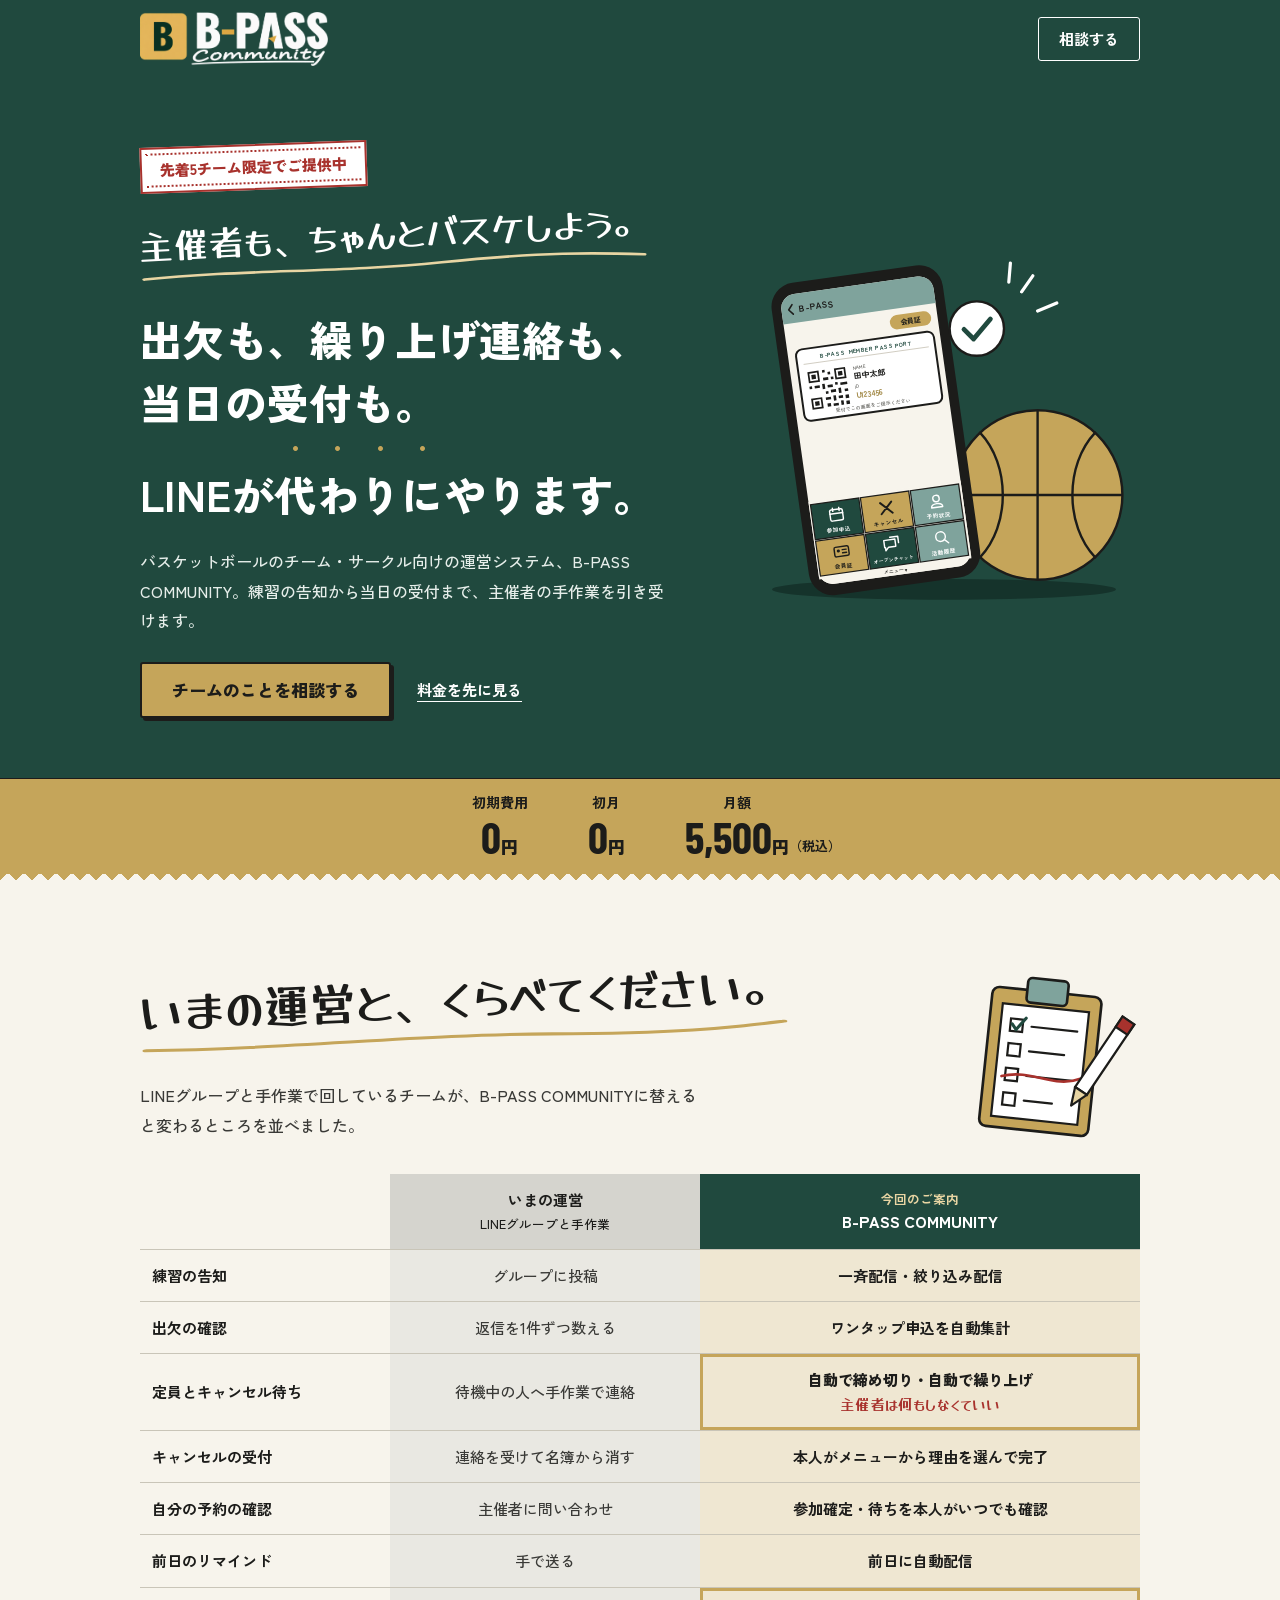
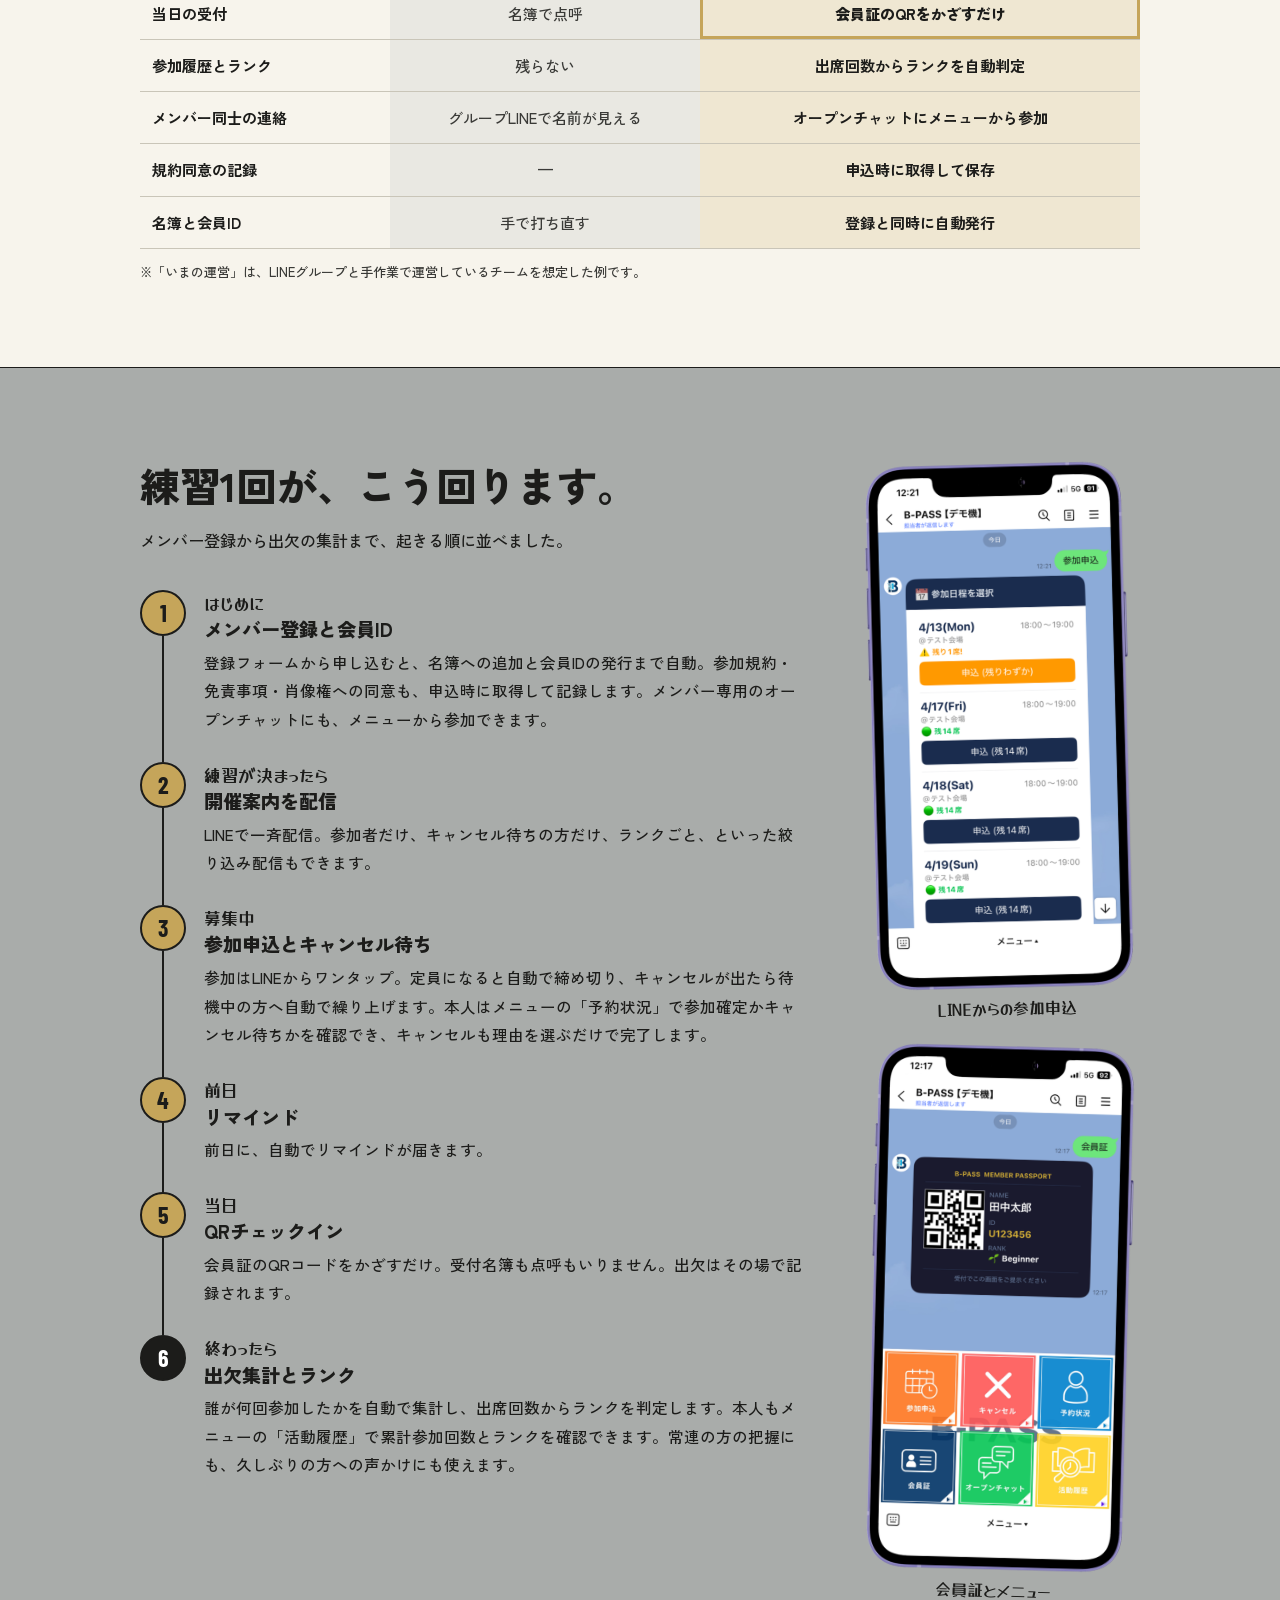
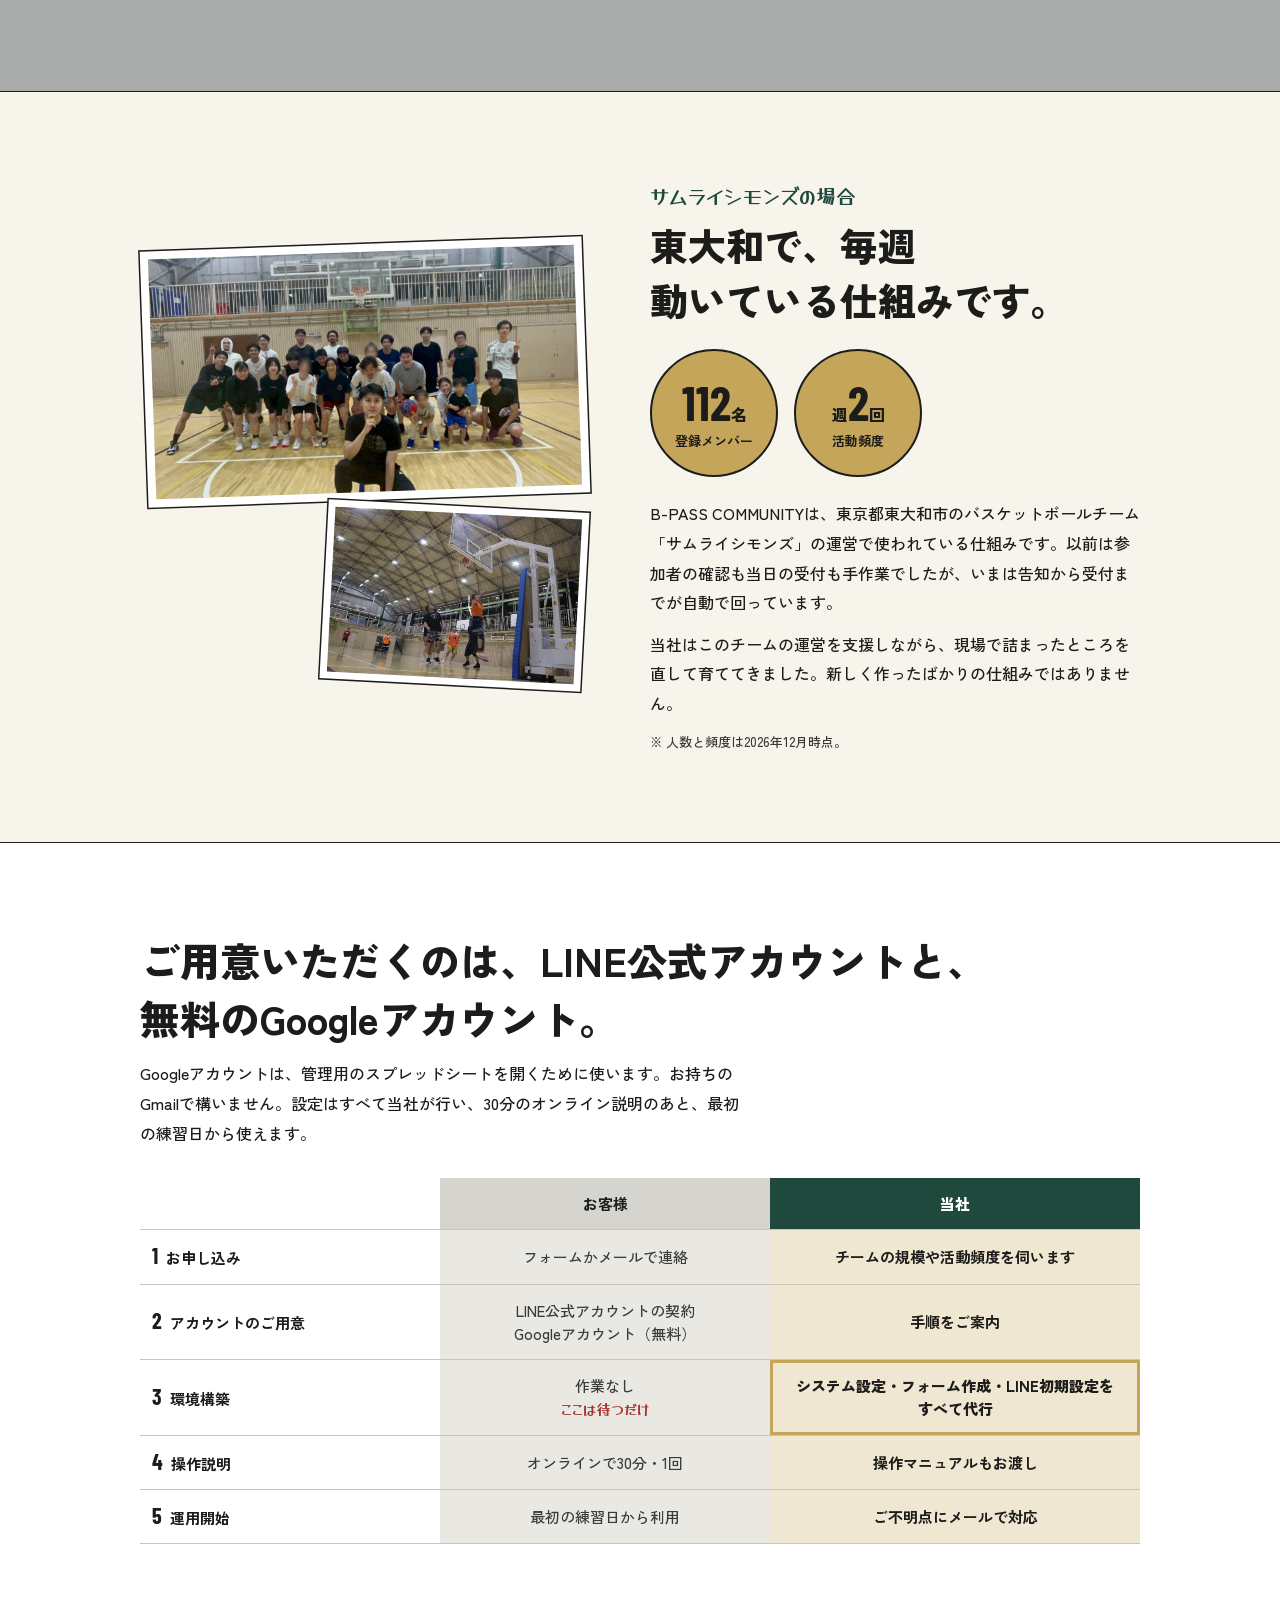
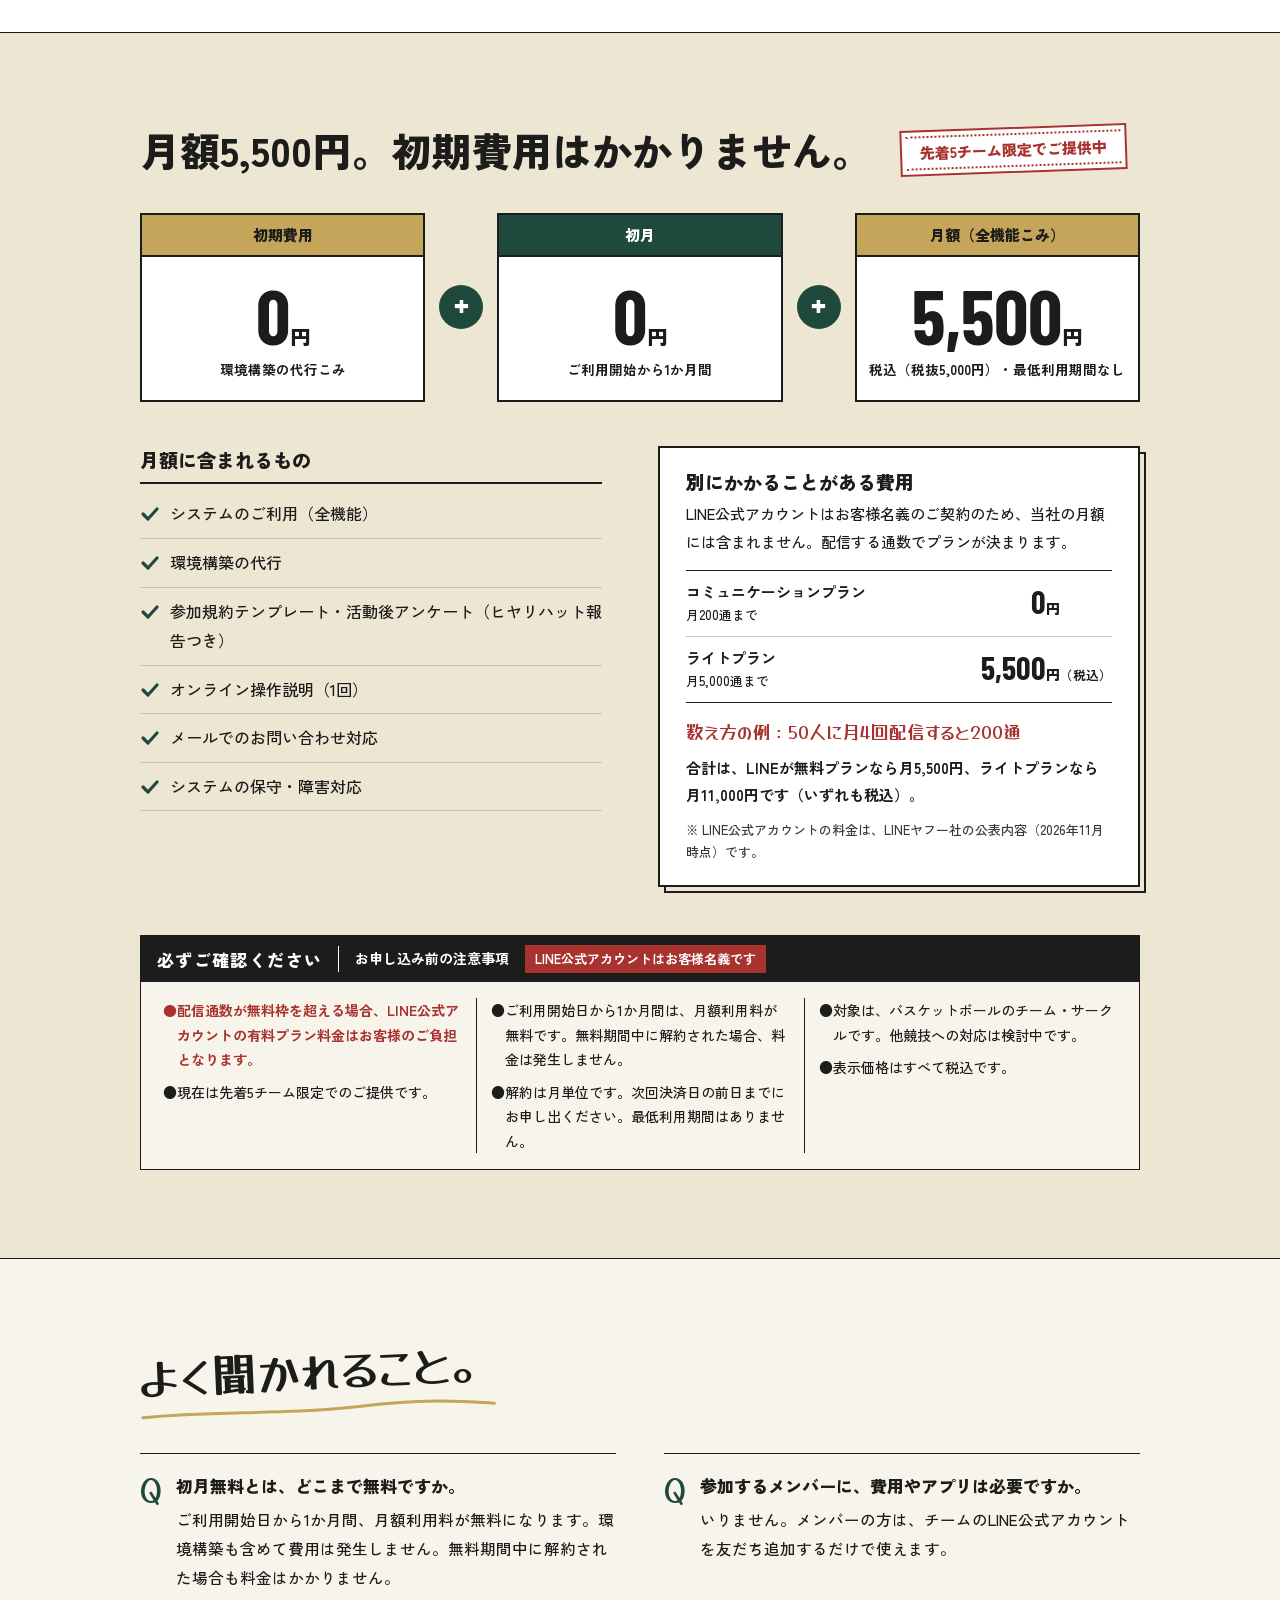
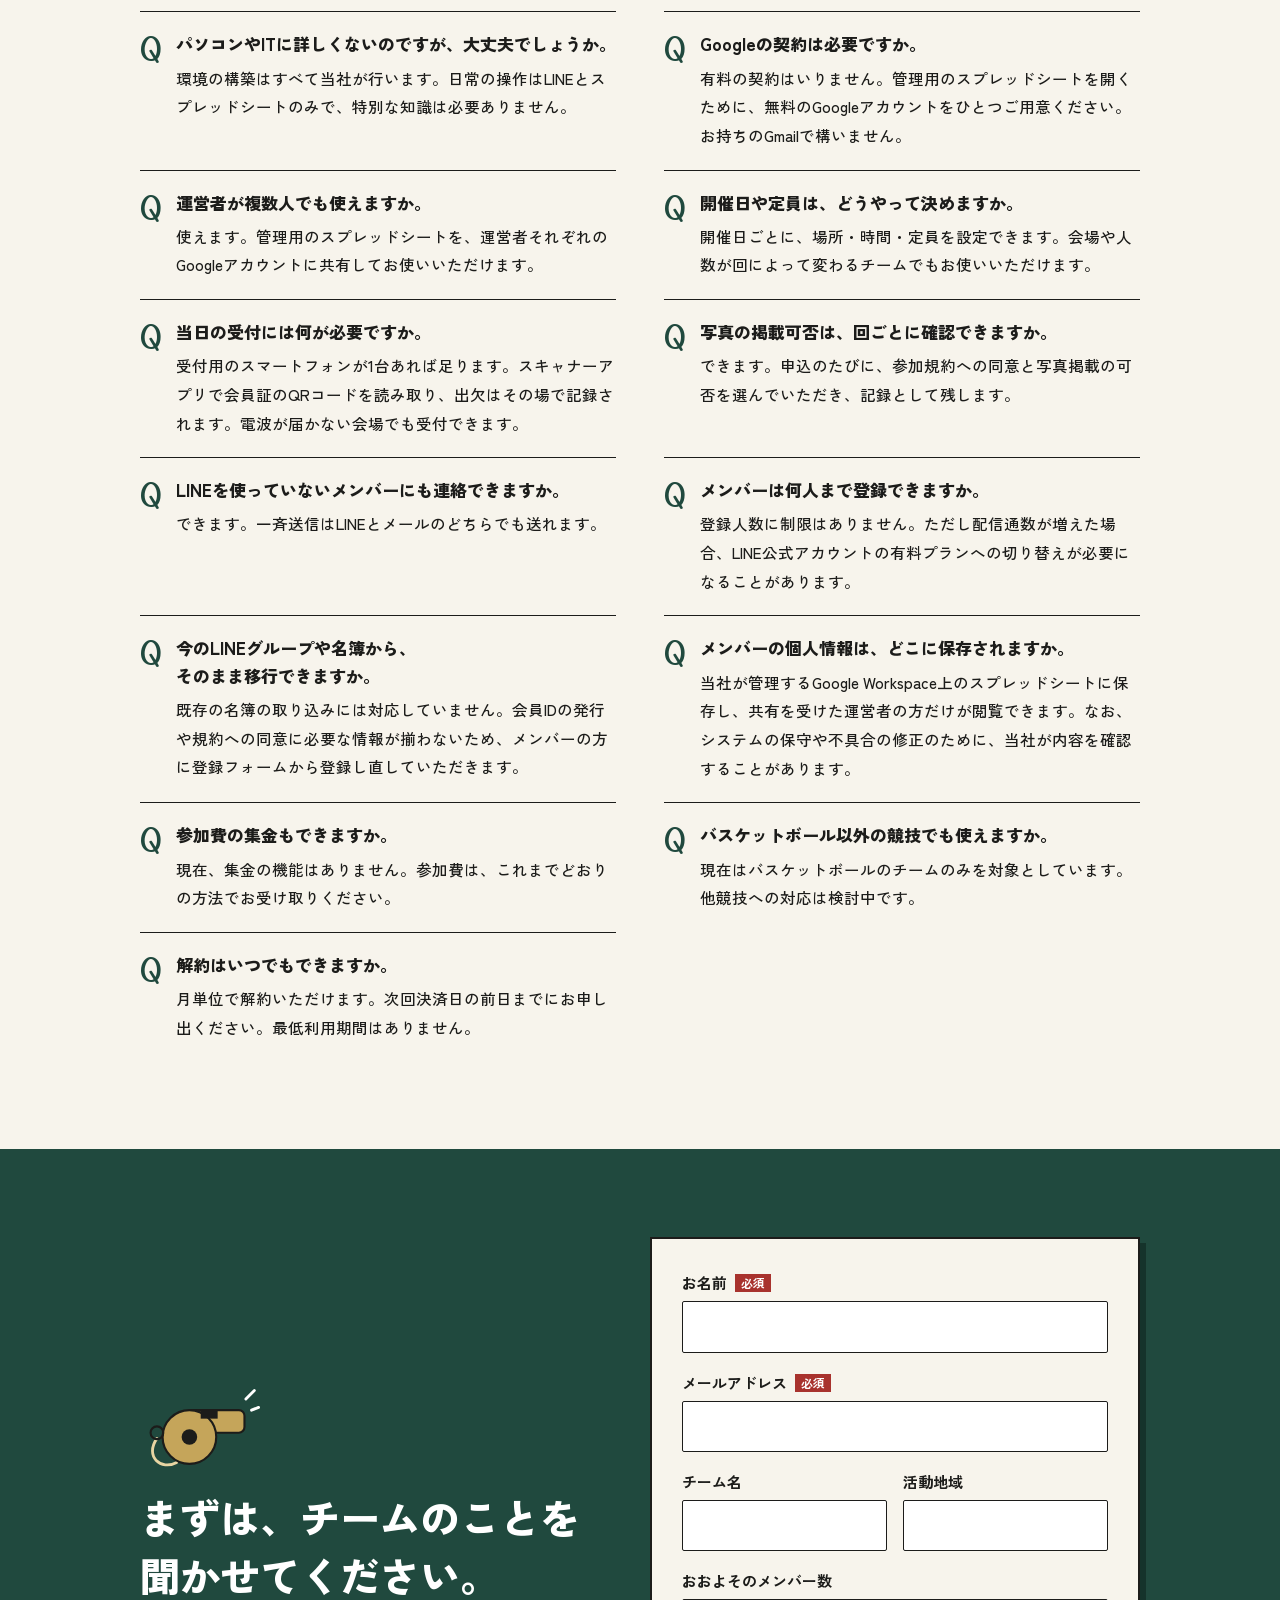
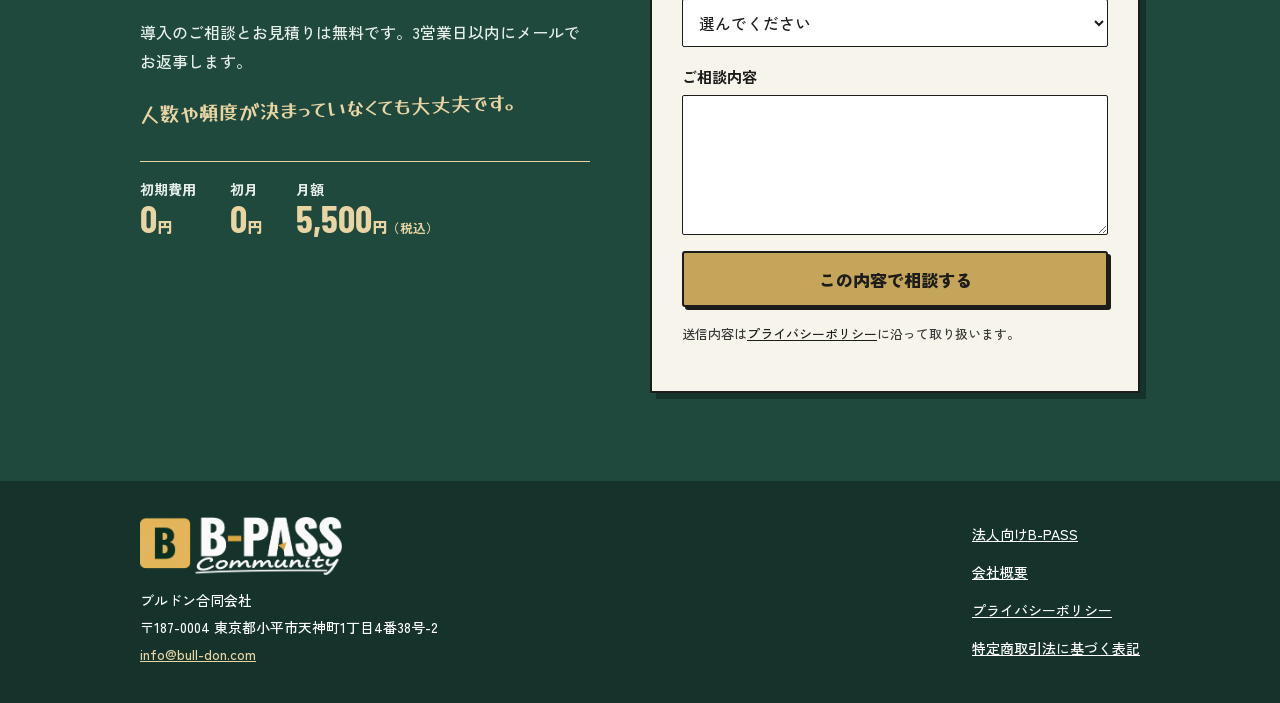
<file: community/index.html>
<!doctype html>
<html lang="ja">
<head>
<meta charset="utf-8">
<meta name="viewport" content="width=device-width, initial-scale=1">
<title>B-PASS COMMUNITY｜バスケットボールのチーム運営をLINEで自動化</title>
<meta name="description" content="出欠、繰り上げ連絡、当日の受付まで。バスケットボールのチーム・サークル向け運営システム。初期費用0円、初月0円、月額5,500円（税込）。先着5チーム限定でご提供中。">
<link rel="canonical" href="https://lp.bull-don.com/community/">
<meta property="og:type" content="website">
<meta property="og:site_name" content="B-PASS COMMUNITY">
<meta property="og:title" content="B-PASS COMMUNITY｜バスケットボールのチーム運営をLINEで自動化">
<meta property="og:description" content="出欠、繰り上げ連絡、当日の受付まで。初期費用0円、初月0円、月額5,500円（税込）。">
<meta property="og:url" content="https://lp.bull-don.com/community/">
<meta property="og:image" content="https://lp.bull-don.com/community/assets/ogp.jpg">
<meta name="twitter:card" content="summary_large_image">
<meta name="theme-color" content="#20493E">
<link rel="icon" type="image/png" sizes="32x32" href="assets/icon-32.png">
<link rel="apple-touch-icon" href="assets/icon-180.png">
<link rel="preconnect" href="https://fonts.googleapis.com">
<link rel="preconnect" href="https://fonts.gstatic.com" crossorigin>
<link rel="stylesheet" href="https://fonts.googleapis.com/css2?family=Barlow+Condensed:wght@600;700&amp;family=Yusei+Magic&amp;family=Zen+Kaku+Gothic+New:wght@500;700;900&amp;display=swap">
<!-- Google Analytics 4（法人版と同じプロパティ。localhost・127.0.0.1 では計測しない） -->
<script async src="https://www.googletagmanager.com/gtag/js?id=G-0CHDT93RZH"></script>
<script>
if (location.hostname === 'localhost' || location.hostname === '127.0.0.1') {
  window['ga-disable-G-0CHDT93RZH'] = true;
}
window.dataLayer = window.dataLayer || [];
function gtag(){dataLayer.push(arguments);}
gtag('js', new Date());
gtag('config', 'G-0CHDT93RZH');
</script>
<style>
*{box-sizing:border-box}
body{margin:0;background:#F7F4EC;color:#1C1C1A;font-family:"Zen Kaku Gothic New","Hiragino Kaku Gothic ProN","Noto Sans JP",sans-serif;font-weight:500;font-size:16px;line-height:1.85;-webkit-font-smoothing:antialiased}
h1,h2,h3,p,ul,ol,dl,dd,figure{margin:0;padding:0}
ul,ol{list-style:none}
a{color:#20493E}a:hover{color:#3F6B5F}
:focus-visible{outline:3px solid #20493E;outline-offset:3px}
.on-dark :focus-visible{outline-color:#C5A55A}
.hand{font-family:"Yusei Magic","Hiragino Maru Gothic ProN","Zen Kaku Gothic New",sans-serif;font-weight:400}
.num{font-family:"Barlow Condensed","Oswald","Zen Kaku Gothic New",sans-serif;font-weight:700;line-height:1}
.wrap{max-width:1080px;margin:0 auto;padding-left:clamp(20px,4vw,40px);padding-right:clamp(20px,4vw,40px)}
.ib{display:inline-block}
.dots{-webkit-text-emphasis:filled dot #C5A55A;text-emphasis:filled dot #C5A55A}
table{border-collapse:collapse;width:100%}
.cmp th,.cmp td{padding:14px 12px;border-bottom:1px solid #C9C5B8;text-align:center;vertical-align:middle;font-size:15px;line-height:1.55}
.cmp tbody th{text-align:left;font-weight:700}
.cmp .old{background:#E9E8E2;color:#3A3A37}
.cmp .new{background:#EFE7D2;font-weight:700}
.cmp .key{box-shadow:inset 0 0 0 3px #C5A55A;font-weight:900}
.ph{display:flex;align-items:center;justify-content:center;text-align:center;background:repeating-linear-gradient(135deg,#E3E1DA 0 10px,#EEECE6 10px 20px);border:1.5px dashed #5C5C57;color:#3A3A37;font-size:13px;line-height:1.5;padding:12px}
.field{display:block;width:100%;min-height:48px;padding:10px 12px;border:1.5px solid #1C1C1A;border-radius:2px;background:#fff;font:inherit;color:#1C1C1A}
.eq{display:flex;flex-wrap:wrap;align-items:center;justify-content:center;gap:14px;margin-top:34px}
.eqp{flex:1 1 230px;min-width:0;background:#fff;border:2px solid #1C1C1A}
@media (max-width:820px){.eq{flex-direction:column;align-items:stretch}.eq>span{align-self:center}.eqp{flex:0 0 auto}}
@media (max-width:560px){.cmp th,.cmp td{padding:12px 7px;font-size:13.5px}}
@media (prefers-reduced-motion:reduce){*{scroll-behavior:auto!important}}
html{scroll-behavior:smooth}
</style>
</head>
<body>
<div style="width:100%;overflow-x:hidden">

<header class="on-dark" style="background:#20493E">
<div class="wrap" style="display:flex;flex-wrap:wrap;align-items:center;justify-content:space-between;gap:8px 16px;padding-top:12px;padding-bottom:6px">
<img src="assets/logo-community.png" width="919" height="264" alt="B-PASS Community" style="display:block;height:54px;width:auto">
<a href="#contact" style="display:inline-flex;align-items:center;min-height:44px;padding:0 20px;border:1.5px solid #fff;color:#fff;font-weight:700;font-size:15px;text-decoration:none;border-radius:3px">相談する</a>
</div>
</header>

<section class="on-dark" style="background:#20493E;color:#fff">
<div class="wrap" style="display:flex;flex-wrap:wrap;align-items:center;gap:28px 48px;padding-top:clamp(36px,6vw,72px);padding-bottom:clamp(36px,5vw,60px)">
<div style="flex:1 1 440px;min-width:0;display:flex;flex-direction:column;align-items:flex-start;gap:22px">
<p style="background:#fff;border:2px solid #A8322D;padding:4px;transform:rotate(-2deg)"><span style="display:block;border-top:2px dotted #A8322D;border-bottom:2px dotted #A8322D;padding:3px 14px;color:#A8322D;font-weight:900;font-size:15px;line-height:1.6">先着5チーム限定でご提供中</span></p>
<div style="transform:rotate(-3deg);transform-origin:left bottom;margin-top:10px;max-width:100%">
<p class="hand" style="font-size:clamp(23px,3vw,35px);line-height:1.35"><span class="ib">主催者も、</span><span class="ib">ちゃんとバスケしよう。</span></p>
<svg viewBox="0 0 300 14" preserveAspectRatio="none" aria-hidden="true" style="display:block;width:100%;height:12px;margin-top:4px"><path d="M3 8 C60 2 118 12 178 6 S268 4 297 9" fill="none" stroke="#E8D5A3" stroke-width="3" stroke-linecap="round"></path></svg>
</div>
<h1 style="font-weight:900;font-size:clamp(25px,3.7vw,42px);line-height:1.5;letter-spacing:.01em"><span class="ib">出欠も、</span><span class="ib">繰り上げ連絡も、</span><span class="ib">当日の受付も。</span><br><span class="ib">LINEが<span class="dots">代わりに</span>やります。</span></h1>
<p style="max-width:33em;color:#E6EEEA">バスケットボールのチーム・サークル向けの運営システム、B-PASS COMMUNITY。練習の告知から当日の受付まで、主催者の手作業を引き受けます。</p>
<div style="display:flex;flex-wrap:wrap;align-items:center;gap:16px 26px;margin-top:4px">
<a href="#contact" style="display:inline-flex;align-items:center;min-height:56px;padding:0 30px;background:#C5A55A;color:#1C1C1A;font-weight:900;font-size:17px;text-decoration:none;border:2px solid #1C1C1A;border-radius:3px;box-shadow:3px 3px 0 #1C1C1A">チームのことを相談する</a>
<a href="#price" style="display:inline-flex;align-items:center;min-height:44px;color:#fff;font-weight:700;font-size:15px;text-underline-offset:5px">料金を先に見る</a>
</div>
</div>
<div style="flex:1 1 320px;min-width:0;display:flex;justify-content:center">
<svg viewBox="0 0 520 440" role="img" aria-label="LINEに会員証とメニューを表示したスマートフォンと、バスケットボールのイラスト" style="display:block;width:100%;max-width:470px;height:auto">
<ellipse cx="275" cy="418" rx="215" ry="13" fill="#15332B"></ellipse>
<circle cx="392" cy="300" r="106" fill="#C5A55A" stroke="#1C1C1A" stroke-width="3"></circle>
<path d="M392 194 V406" fill="none" stroke="#1C1C1A" stroke-width="3"></path>
<path d="M286 300 H498" fill="none" stroke="#1C1C1A" stroke-width="3"></path>
<path d="M320 222 C358 262 358 338 320 378" fill="none" stroke="#1C1C1A" stroke-width="3" stroke-linecap="round"></path>
<path d="M464 222 C426 262 426 338 464 378" fill="none" stroke="#1C1C1A" stroke-width="3" stroke-linecap="round"></path>
<g transform="rotate(-8 190 220)">
<rect x="82" y="22" width="216" height="394" rx="30" fill="#1C1C1A"></rect>
<rect x="94" y="36" width="192" height="366" rx="18" fill="#F7F4EC"></rect>
<path d="M94 72 V54 A18 18 0 0 1 112 36 H268 A18 18 0 0 1 286 54 V72 Z" fill="#7FA39C"></path>
<path d="M108 49 L103 55 L108 61" fill="none" stroke="#1C1C1A" stroke-width="2" stroke-linecap="round" stroke-linejoin="round"></path>
<text x="116" y="59" font-size="11" font-weight="700" fill="#1C1C1A">B-PASS</text>
<rect x="226" y="80" width="52" height="18" rx="9" fill="#C5A55A"></rect>
<text x="252" y="92.5" text-anchor="middle" font-size="9" font-weight="700" fill="#1C1C1A">会員証</text>
<rect x="104" y="106" width="174" height="90" rx="8" fill="#fff" stroke="#1C1C1A" stroke-width="2.5"></rect>
<text x="191" y="120" text-anchor="middle" font-size="7" font-weight="700" letter-spacing=".5" fill="#20493E">B-PASS MEMBER PASSPORT</text>
<path d="M112 125 H270" stroke="#C9C5B8" stroke-width="1"></path>
<g transform="translate(112 132) scale(0.54) translate(-140 -142)"><rect x="140" y="142" width="100" height="100" fill="#fff"></rect><path d="M146 148h26v26h-26z M208 148h26v26h-26z M146 210h26v26h-26z" fill="#1C1C1A"></path><path d="M150 152h18v18h-18z M212 152h18v18h-18z M150 214h18v18h-18z" fill="#fff"></path><path d="M154 156h10v10h-10z M216 156h10v10h-10z M154 218h10v10h-10z" fill="#1C1C1A"></path><path d="M180 148h6v6h-6z M192 154h6v6h-6z M180 166h12v6h-12z M198 166h6v6h-6z M146 182h6v6h-6z M158 182h12v6h-12z M176 180h6v12h-6z M188 184h12v6h-12z M206 180h6v6h-6z M218 182h16v6h-16z M182 198h6v6h-6z M194 196h12v6h-12z M212 194h6v12h-6z M226 198h8v6h-8z M180 212h12v6h-12z M198 210h6v12h-6z M210 212h10v6h-10z M226 212h8v8h-8z M182 226h8v8h-8z M196 228h12v6h-12z M214 224h6v10h-6z M226 226h8v8h-8z" fill="#1C1C1A"></path></g>
<text x="172" y="140" font-size="6" fill="#5C5C57">NAME</text>
<text x="172" y="152" font-size="10" font-weight="700" fill="#1C1C1A">田中太郎</text>
<text x="172" y="164" font-size="6" fill="#5C5C57">ID</text>
<text x="172" y="176" font-size="10" font-weight="700" fill="#9E843F">U123456</text>
<text x="191" y="190" text-anchor="middle" font-size="6" fill="#5C5C57">受付でこの画面をご提示ください</text>
<rect x="94" y="296" width="192" height="98" fill="#F7F4EC"></rect>
<rect x="96" y="300" width="61" height="44" fill="#20493E" stroke="#1C1C1A" stroke-width="1.5"></rect><rect x="118.5" y="310" width="16" height="14" rx="2" fill="none" stroke="#fff" stroke-width="1.8" stroke-linecap="round" stroke-linejoin="round"></rect><path d="M118.5 315H134.5M122.5 308V312M130.5 308V312" fill="none" stroke="#fff" stroke-width="1.8" stroke-linecap="round" stroke-linejoin="round"></path><text x="126.5" y="338" text-anchor="middle" font-size="7" font-weight="700" fill="#fff">参加申込</text><rect x="159" y="300" width="61" height="44" fill="#C5A55A" stroke="#1C1C1A" stroke-width="1.5"></rect><path d="M182.5 310L196.5 324M196.5 310L182.5 324" fill="none" stroke="#1C1C1A" stroke-width="2.4" stroke-linecap="round"></path><text x="189.5" y="338" text-anchor="middle" font-size="7" font-weight="700" fill="#1C1C1A">キャンセル</text><rect x="222" y="300" width="61" height="44" fill="#7FA39C" stroke="#1C1C1A" stroke-width="1.5"></rect><circle cx="252.5" cy="314" r="4" fill="none" stroke="#fff" stroke-width="1.8" stroke-linecap="round" stroke-linejoin="round"></circle><path d="M245.5 325C245.5 319 259.5 319 259.5 325Z" fill="none" stroke="#fff" stroke-width="1.8" stroke-linecap="round" stroke-linejoin="round"></path><text x="252.5" y="338" text-anchor="middle" font-size="7" font-weight="700" fill="#fff">予約状況</text><rect x="96" y="346" width="61" height="44" fill="#C5A55A" stroke="#1C1C1A" stroke-width="1.5"></rect><rect x="117.5" y="357" width="18" height="12" rx="2" fill="none" stroke="#1C1C1A" stroke-width="1.8" stroke-linecap="round" stroke-linejoin="round"></rect><circle cx="122.5" cy="362" r="2" fill="#1C1C1A"></circle><path d="M127.5 361H132.5M127.5 365H132.5" fill="none" stroke="#1C1C1A" stroke-width="1.8" stroke-linecap="round" stroke-linejoin="round"></path><text x="126.5" y="384" text-anchor="middle" font-size="7" font-weight="700" fill="#1C1C1A">会員証</text><rect x="159" y="346" width="61" height="44" fill="#20493E" stroke="#1C1C1A" stroke-width="1.5"></rect><path d="M180.5 357H194.5V366H185.5L181.5 370V366H180.5Z" fill="none" stroke="#fff" stroke-width="1.8" stroke-linecap="round" stroke-linejoin="round"></path><path d="M188.5 354H198.5V362" fill="none" stroke="#fff" stroke-width="1.8" stroke-linecap="round" stroke-linejoin="round"></path><text x="189.5" y="384" text-anchor="middle" font-size="6" font-weight="700" fill="#fff">オープンチャット</text><rect x="222" y="346" width="61" height="44" fill="#7FA39C" stroke="#1C1C1A" stroke-width="1.5"></rect><circle cx="251.5" cy="362" r="6" fill="none" stroke="#fff" stroke-width="1.8" stroke-linecap="round" stroke-linejoin="round"></circle><path d="M255.5 366L260.5 371" fill="none" stroke="#fff" stroke-width="1.8" stroke-linecap="round" stroke-linejoin="round"></path><text x="252.5" y="384" text-anchor="middle" font-size="7" font-weight="700" fill="#fff">活動履歴</text>
<path d="M94 392 H286 V384 A18 18 0 0 1 268 402 H112 A18 18 0 0 1 94 384 Z" fill="#F7F4EC"></path>
<text x="190" y="399" text-anchor="middle" font-size="6.5" fill="#1C1C1A">メニュー ▾</text>
</g>
<circle cx="316" cy="92" r="34" fill="#fff" stroke="#1C1C1A" stroke-width="3"></circle>
<path d="M300 93 L312 105 L333 80" fill="none" stroke="#20493E" stroke-width="6" stroke-linecap="round" stroke-linejoin="round"></path>
<path d="M372 46 L386 26 M392 70 L416 60 M356 34 L358 10" fill="none" stroke="#fff" stroke-width="4" stroke-linecap="round"></path>
</svg>
</div>
</div>
<div style="background:#C5A55A;color:#1C1C1A;border-top:1.5px solid #1C1C1A">
<dl class="wrap" style="display:flex;flex-wrap:wrap;justify-content:center;align-items:flex-start;gap:8px clamp(22px,5vw,60px);padding-top:14px;padding-bottom:12px;padding-right:clamp(44px,6vw,60px)">
<div style="display:flex;flex-direction:column;align-items:center;gap:2px"><dt style="font-weight:700;font-size:14px;line-height:1.4">初期費用</dt><dd><span class="num" style="font-size:44px">0</span><span style="font-weight:900;font-size:17px">円</span></dd></div>
<div style="display:flex;flex-direction:column;align-items:center;gap:2px"><dt style="font-weight:700;font-size:14px;line-height:1.4">初月</dt><dd><span class="num" style="font-size:44px">0</span><span style="font-weight:900;font-size:17px">円</span></dd></div>
<div style="display:flex;flex-direction:column;align-items:center;gap:2px"><dt style="font-weight:700;font-size:14px;line-height:1.4">月額</dt><dd style="position:relative"><span class="num" style="font-size:44px">5,500</span><span style="font-weight:900;font-size:17px">円</span><span style="position:absolute;left:100%;bottom:4px;white-space:nowrap;font-weight:700;font-size:13px">（税込）</span></dd></div>
</dl>
</div>
<div aria-hidden="true" style="height:10px;background:linear-gradient(135deg,#C5A55A 25%,transparent 25%) 0 0/16px 10px repeat-x,linear-gradient(225deg,#C5A55A 25%,transparent 25%) 0 0/16px 10px repeat-x,#F7F4EC"></div>
</section>

<section style="padding-top:clamp(48px,7vw,88px);padding-bottom:clamp(48px,7vw,84px)">
<div class="wrap">
<div style="display:flex;flex-wrap:wrap;align-items:flex-end;justify-content:space-between;gap:20px 40px;margin-bottom:34px">
<div style="flex:1 1 420px;min-width:0">
<div style="display:inline-block;transform:rotate(-2.5deg);transform-origin:left bottom;max-width:100%">
<h2 class="hand" style="font-size:clamp(26px,4.3vw,46px);line-height:1.3"><span class="ib">いまの運営と、</span><span class="ib">くらべてください。</span></h2>
<svg viewBox="0 0 300 14" preserveAspectRatio="none" aria-hidden="true" style="display:block;width:100%;height:12px;margin-top:4px"><path d="M3 7 C70 12 130 2 190 8 S270 10 297 5" fill="none" stroke="#C5A55A" stroke-width="3.5" stroke-linecap="round"></path></svg>
</div>
<p style="margin-top:24px;max-width:35em;color:#3A3A37">LINEグループと手作業で回しているチームが、B-PASS COMMUNITYに替えると変わるところを並べました。</p>
</div>
<svg viewBox="0 0 190 190" aria-hidden="true" style="flex:0 0 auto;width:clamp(107px,14.5vw,168px);height:auto;overflow:visible;transform:rotate(6deg)">
<rect x="16" y="24" width="124" height="158" rx="8" fill="#C5A55A" stroke="#1C1C1A" stroke-width="3"></rect>
<rect x="29" y="42" width="98" height="128" fill="#fff" stroke="#1C1C1A" stroke-width="2.5"></rect>
<rect x="55" y="10" width="46" height="28" rx="5" fill="#7FA39C" stroke="#1C1C1A" stroke-width="3"></rect>
<rect x="40" y="58" width="14" height="14" fill="none" stroke="#1C1C1A" stroke-width="2.5"></rect>
<rect x="40" y="86" width="14" height="14" fill="none" stroke="#1C1C1A" stroke-width="2.5"></rect>
<rect x="40" y="114" width="14" height="14" fill="none" stroke="#1C1C1A" stroke-width="2.5"></rect>
<rect x="40" y="142" width="14" height="14" fill="none" stroke="#1C1C1A" stroke-width="2.5"></rect>
<path d="M64 65 H116 M64 93 H104 M64 121 H116 M64 149 H96" fill="none" stroke="#1C1C1A" stroke-width="2.5" stroke-linecap="round"></path>
<path d="M36 124 C70 112 96 132 124 118" fill="none" stroke="#A8322D" stroke-width="3" stroke-linecap="round"></path>
<path d="M42 64 L47 70 L57 56" fill="none" stroke="#20493E" stroke-width="3.5" stroke-linecap="round" stroke-linejoin="round"></path>
<g transform="rotate(28 146 96)"><rect x="138" y="40" width="16" height="96" fill="#fff" stroke="#1C1C1A" stroke-width="2.5"></rect><path d="M138 136 L146 156 L154 136 Z" fill="#E8D5A3" stroke="#1C1C1A" stroke-width="2.5" stroke-linejoin="round"></path><rect x="138" y="40" width="16" height="14" fill="#A8322D" stroke="#1C1C1A" stroke-width="2.5"></rect></g>
</svg>
</div>
<div style="overflow-x:auto">
<table class="cmp" style="min-width:330px">
<thead>
<tr>
<td style="width:25%;border-bottom:1px solid #C9C5B8"></td>
<th scope="col" style="width:31%;background:#D5D4CE;font-weight:700">いまの運営<br><span style="font-size:12.5px;font-weight:500">LINEグループと手作業</span></th>
<th scope="col" style="width:44%;background:#20493E;color:#fff;font-weight:900;font-size:16px"><span style="display:block;font-size:12.5px;font-weight:700;color:#E8D5A3">今回のご案内</span>B-PASS COMMUNITY</th>
</tr>
</thead>
<tbody>
<tr><th scope="row">練習の告知</th><td class="old">グループに投稿</td><td class="new"><span class="ib">一斉配信・</span><span class="ib">絞り込み配信</span></td></tr>
<tr><th scope="row">出欠の確認</th><td class="old"><span class="ib">返信を1件ずつ</span><span class="ib">数える</span></td><td class="new"><span class="ib">ワンタップ申込を</span><span class="ib">自動集計</span></td></tr>
<tr><th scope="row"><span class="ib">定員と</span><span class="ib">キャンセル待ち</span></th><td class="old"><span class="ib">待機中の人へ</span><span class="ib">手作業で連絡</span></td><td class="new key"><span class="ib">自動で締め切り・</span><span class="ib">自動で繰り上げ</span><span class="hand" style="display:block;font-size:14.5px;font-weight:400;color:#A8322D;margin-top:2px"><span class="ib">主催者は</span><span class="ib">何もしなくていい</span></span></td></tr>
<tr><th scope="row"><span class="ib">キャンセルの</span><span class="ib">受付</span></th><td class="old"><span class="ib">連絡を受けて</span><span class="ib">名簿から消す</span></td><td class="new"><span class="ib">本人がメニューから</span><span class="ib">理由を選んで完了</span></td></tr>
<tr><th scope="row"><span class="ib">自分の予約の</span><span class="ib">確認</span></th><td class="old"><span class="ib">主催者に</span><span class="ib">問い合わせ</span></td><td class="new"><span class="ib">参加確定・待ちを</span><span class="ib">本人がいつでも確認</span></td></tr>
<tr><th scope="row"><span class="ib">前日の</span><span class="ib">リマインド</span></th><td class="old">手で送る</td><td class="new">前日に自動配信</td></tr>
<tr><th scope="row">当日の受付</th><td class="old">名簿で点呼</td><td class="new key"><span class="ib">会員証のQRを</span><span class="ib">かざすだけ</span></td></tr>
<tr><th scope="row"><span class="ib">参加履歴と</span><span class="ib">ランク</span></th><td class="old">残らない</td><td class="new"><span class="ib">出席回数から</span><span class="ib">ランクを自動判定</span></td></tr>
<tr><th scope="row"><span class="ib">メンバー同士の</span><span class="ib">連絡</span></th><td class="old"><span class="ib">グループLINEで</span><span class="ib">名前が見える</span></td><td class="new"><span class="ib">オープンチャットに</span><span class="ib">メニューから参加</span></td></tr>
<tr><th scope="row"><span class="ib">規約同意の</span><span class="ib">記録</span></th><td class="old">—</td><td class="new"><span class="ib">申込時に取得して</span><span class="ib">保存</span></td></tr>
<tr><th scope="row"><span class="ib">名簿と</span><span class="ib">会員ID</span></th><td class="old">手で打ち直す</td><td class="new"><span class="ib">登録と同時に</span><span class="ib">自動発行</span></td></tr>
</tbody>
</table>
</div>
<p style="margin-top:12px;font-size:13px;line-height:1.7;color:#3A3A37">※「いまの運営」は、LINEグループと手作業で運営しているチームを想定した例です。</p>
</div>
</section>

<section style="background:#A9ACAA;border-top:1.5px solid #1C1C1A;border-bottom:1.5px solid #1C1C1A;padding-top:clamp(48px,7vw,88px);padding-bottom:clamp(48px,7vw,88px)">
<div class="wrap" style="display:flex;flex-wrap:wrap;align-items:flex-start;gap:40px 56px">
<div style="flex:999 1 500px;min-width:0">
<h2 style="font-weight:900;font-size:clamp(25px,3.5vw,40px);line-height:1.45"><span class="ib">練習1回が、</span><span class="ib">こう回ります。</span></h2>
<p style="margin-top:12px;max-width:34em">メンバー登録から出欠の集計まで、起きる順に並べました。</p>
<ol style="margin-top:34px">
<li style="display:flex;gap:18px">
<div style="flex:0 0 46px;display:flex;flex-direction:column;align-items:center"><span class="num" style="width:46px;height:46px;border-radius:50%;background:#C5A55A;border:2px solid #1C1C1A;display:flex;align-items:center;justify-content:center;font-size:24px">1</span><span style="flex:1 1 auto;width:2px;background:#1C1C1A"></span></div>
<div style="padding-bottom:28px;min-width:0"><p class="hand" style="font-size:17px;line-height:1.5">はじめに</p><h3 style="font-weight:900;font-size:19px;line-height:1.5">メンバー登録と会員ID</h3><p style="margin-top:4px;font-size:15.5px">登録フォームから申し込むと、名簿への追加と会員IDの発行まで自動。参加規約・免責事項・肖像権への同意も、申込時に取得して記録します。メンバー専用のオープンチャットにも、メニューから参加できます。</p></div>
</li>
<li style="display:flex;gap:18px">
<div style="flex:0 0 46px;display:flex;flex-direction:column;align-items:center"><span class="num" style="width:46px;height:46px;border-radius:50%;background:#C5A55A;border:2px solid #1C1C1A;display:flex;align-items:center;justify-content:center;font-size:24px">2</span><span style="flex:1 1 auto;width:2px;background:#1C1C1A"></span></div>
<div style="padding-bottom:28px;min-width:0"><p class="hand" style="font-size:17px;line-height:1.5">練習が決まったら</p><h3 style="font-weight:900;font-size:19px;line-height:1.5">開催案内を配信</h3><p style="margin-top:4px;font-size:15.5px">LINEで一斉配信。参加者だけ、キャンセル待ちの方だけ、ランクごと、といった絞り込み配信もできます。</p></div>
</li>
<li style="display:flex;gap:18px">
<div style="flex:0 0 46px;display:flex;flex-direction:column;align-items:center"><span class="num" style="width:46px;height:46px;border-radius:50%;background:#C5A55A;border:2px solid #1C1C1A;display:flex;align-items:center;justify-content:center;font-size:24px">3</span><span style="flex:1 1 auto;width:2px;background:#1C1C1A"></span></div>
<div style="padding-bottom:28px;min-width:0"><p class="hand" style="font-size:17px;line-height:1.5">募集中</p><h3 style="font-weight:900;font-size:19px;line-height:1.5">参加申込とキャンセル待ち</h3><p style="margin-top:4px;font-size:15.5px">参加はLINEからワンタップ。定員になると自動で締め切り、キャンセルが出たら待機中の方へ自動で繰り上げます。本人はメニューの「予約状況」で参加確定かキャンセル待ちかを確認でき、キャンセルも理由を選ぶだけで完了します。</p></div>
</li>
<li style="display:flex;gap:18px">
<div style="flex:0 0 46px;display:flex;flex-direction:column;align-items:center"><span class="num" style="width:46px;height:46px;border-radius:50%;background:#C5A55A;border:2px solid #1C1C1A;display:flex;align-items:center;justify-content:center;font-size:24px">4</span><span style="flex:1 1 auto;width:2px;background:#1C1C1A"></span></div>
<div style="padding-bottom:28px;min-width:0"><p class="hand" style="font-size:17px;line-height:1.5">前日</p><h3 style="font-weight:900;font-size:19px;line-height:1.5">リマインド</h3><p style="margin-top:4px;font-size:15.5px">前日に、自動でリマインドが届きます。</p></div>
</li>
<li style="display:flex;gap:18px">
<div style="flex:0 0 46px;display:flex;flex-direction:column;align-items:center"><span class="num" style="width:46px;height:46px;border-radius:50%;background:#C5A55A;border:2px solid #1C1C1A;display:flex;align-items:center;justify-content:center;font-size:24px">5</span><span style="flex:1 1 auto;width:2px;background:#1C1C1A"></span></div>
<div style="padding-bottom:28px;min-width:0"><p class="hand" style="font-size:17px;line-height:1.5">当日</p><h3 style="font-weight:900;font-size:19px;line-height:1.5">QRチェックイン</h3><p style="margin-top:4px;font-size:15.5px">会員証のQRコードをかざすだけ。受付名簿も点呼もいりません。出欠はその場で記録されます。</p></div>
</li>
<li style="display:flex;gap:18px">
<div style="flex:0 0 46px;display:flex;flex-direction:column;align-items:center"><span class="num" style="width:46px;height:46px;border-radius:50%;background:#1C1C1A;color:#fff;border:2px solid #1C1C1A;display:flex;align-items:center;justify-content:center;font-size:24px">6</span></div>
<div style="min-width:0"><p class="hand" style="font-size:17px;line-height:1.5">終わったら</p><h3 style="font-weight:900;font-size:19px;line-height:1.5">出欠集計とランク</h3><p style="margin-top:4px;font-size:15.5px">誰が何回参加したかを自動で集計し、出席回数からランクを判定します。本人もメニューの「活動履歴」で累計参加回数とランクを確認できます。常連の方の把握にも、久しぶりの方への声かけにも使えます。</p></div>
</li>
</ol>
</div>
<div style="flex:1 1 280px;min-width:0;display:flex;flex-wrap:wrap;justify-content:center;gap:26px;padding-top:8px">
<figure style="flex:0 1 260px;min-width:0;transform:rotate(-1.5deg)"><img src="assets/screen-apply.png" width="600" height="1210" loading="lazy" decoding="async" alt="LINEの参加申込画面。日程ごとに残り席数と申込ボタンが並び、残り1席の回は「残りわずか」と表示されている" style="display:block;width:100%;height:auto"><figcaption class="hand" style="margin-top:8px;text-align:center;font-size:16px;line-height:1.5">LINEからの参加申込</figcaption></figure>
<figure style="flex:0 1 260px;min-width:0;transform:rotate(1.5deg)"><img src="assets/screen-pass.png" width="600" height="1210" loading="lazy" decoding="async" alt="LINEに表示された会員証。QRコードと名前、会員ID、ランクが並び、下に参加申込や会員証などのメニューがある" style="display:block;width:100%;height:auto"><figcaption class="hand" style="margin-top:8px;text-align:center;font-size:16px;line-height:1.5">会員証とメニュー</figcaption></figure>
</div>
</div>
</section>

<section style="padding-top:clamp(52px,7vw,92px);padding-bottom:clamp(52px,7vw,92px)">
<div class="wrap" style="display:flex;flex-wrap:wrap;align-items:center;gap:44px 60px">
<div style="flex:1 1 360px;min-width:0;padding:12px 12px 16px">
<img src="assets/photo-group.jpg" width="1280" height="720" loading="lazy" decoding="async" alt="体育館のコートに並んだサムライシモンズの集合写真" style="display:block;width:100%;height:auto;box-shadow:0 0 0 8px #fff,0 0 0 9.5px #1C1C1A;transform:rotate(-2deg)">
<img src="assets/photo-play.jpg" width="960" height="640" loading="lazy" decoding="async" alt="体育館のゴール下でプレーする参加者たち" style="display:block;width:58%;height:auto;margin:22px 0 0 auto;box-shadow:0 0 0 7px #fff,0 0 0 8.5px #1C1C1A;transform:rotate(3deg)">
</div>
<div style="flex:1 1 400px;min-width:0">
<p class="hand" style="font-size:20px;line-height:1.5;color:#20493E">サムライシモンズの場合</p>
<h2 style="margin-top:6px;font-weight:900;font-size:clamp(25px,3.3vw,38px);line-height:1.45"><span class="ib">東大和で、毎週</span><span class="ib">動いている仕組みです。</span></h2>
<div style="display:flex;flex-wrap:wrap;gap:16px;margin-top:22px">
<div style="width:128px;height:128px;border-radius:50%;background:#C5A55A;border:2px solid #1C1C1A;display:flex;flex-direction:column;align-items:center;justify-content:center;gap:4px"><span style="display:flex;align-items:baseline"><span class="num" style="font-size:48px">112</span><span style="font-weight:900;font-size:16px">名</span></span><span style="font-weight:700;font-size:13px;line-height:1.2">登録メンバー</span></div>
<div style="width:128px;height:128px;border-radius:50%;background:#C5A55A;border:2px solid #1C1C1A;display:flex;flex-direction:column;align-items:center;justify-content:center;gap:4px"><span style="display:flex;align-items:baseline"><span style="font-weight:900;font-size:16px">週</span><span class="num" style="font-size:48px">2</span><span style="font-weight:900;font-size:16px">回</span></span><span style="font-weight:700;font-size:13px;line-height:1.2">活動頻度</span></div>
</div>
<p style="margin-top:22px">B-PASS COMMUNITYは、東京都東大和市のバスケットボールチーム「サムライシモンズ」の運営で使われている仕組みです。以前は参加者の確認も当日の受付も手作業でしたが、いまは告知から受付までが自動で回っています。</p>
<p style="margin-top:12px">当社はこのチームの運営を支援しながら、現場で詰まったところを直して育ててきました。新しく作ったばかりの仕組みではありません。</p>
<p style="margin-top:12px;font-size:13px;line-height:1.7;color:#3A3A37">※ 人数と頻度は2026年12月時点。</p>
</div>
</div>
</section>

<section style="background:#fff;border-top:1.5px solid #1C1C1A;padding-top:clamp(48px,7vw,88px);padding-bottom:clamp(48px,7vw,88px)">
<div class="wrap">
<h2 style="font-weight:900;font-size:clamp(25px,3.5vw,40px);line-height:1.45"><span class="ib">ご用意いただくのは、</span><span class="ib">LINE公式アカウントと、</span><span class="ib">無料のGoogleアカウント。</span></h2>
<p style="margin-top:12px;max-width:38em">Googleアカウントは、管理用のスプレッドシートを開くために使います。お持ちのGmailで構いません。設定はすべて当社が行い、30分のオンライン説明のあと、最初の練習日から使えます。</p>
<div style="overflow-x:auto;margin-top:30px">
<table class="cmp" style="min-width:330px">
<thead>
<tr>
<td style="width:30%;border-bottom:1px solid #C9C5B8"></td>
<th scope="col" style="width:33%;background:#D5D4CE;font-weight:700">お客様</th>
<th scope="col" style="width:37%;background:#20493E;color:#fff;font-weight:900">当社</th>
</tr>
</thead>
<tbody>
<tr><th scope="row"><span class="num" style="font-size:22px;margin-right:8px">1</span>お申し込み</th><td class="old"><span class="ib">フォームか</span><span class="ib">メールで連絡</span></td><td class="new"><span class="ib">チームの規模や</span><span class="ib">活動頻度を</span><span class="ib">伺います</span></td></tr>
<tr><th scope="row"><span class="num" style="font-size:22px;margin-right:8px">2</span><span class="ib">アカウントの</span><span class="ib">ご用意</span></th><td class="old"><span class="ib">LINE公式</span><span class="ib">アカウントの</span><span class="ib">契約</span><br><span class="ib">Google</span><span class="ib">アカウント</span><span class="ib">（無料）</span></td><td class="new"><span class="ib">手順をご案内</span></td></tr>
<tr><th scope="row"><span class="num" style="font-size:22px;margin-right:8px">3</span>環境構築</th><td class="old">作業なし<span class="hand" style="display:block;font-size:14.5px;color:#A8322D">ここは待つだけ</span></td><td class="new key"><span class="ib">システム設定・</span><span class="ib">フォーム作成・</span><span class="ib">LINE初期設定を</span><span class="ib">すべて代行</span></td></tr>
<tr><th scope="row"><span class="num" style="font-size:22px;margin-right:8px">4</span>操作説明</th><td class="old"><span class="ib">オンラインで</span><span class="ib">30分・1回</span></td><td class="new"><span class="ib">操作マニュアルも</span><span class="ib">お渡し</span></td></tr>
<tr><th scope="row"><span class="num" style="font-size:22px;margin-right:8px">5</span>運用開始</th><td class="old"><span class="ib">最初の練習日</span><span class="ib">から利用</span></td><td class="new"><span class="ib">ご不明点に</span><span class="ib">メールで対応</span></td></tr>
</tbody>
</table>
</div>
</div>
</section>

<section id="price" style="background:#EDE6D3;border-top:1.5px solid #1C1C1A;padding-top:clamp(48px,7vw,88px);padding-bottom:clamp(48px,7vw,88px)">
<div class="wrap">
<div style="display:flex;flex-wrap:wrap;align-items:center;gap:16px 28px">
<h2 style="font-weight:900;font-size:clamp(25px,3.5vw,40px);line-height:1.45"><span class="ib">月額5,500円。</span><span class="ib">初期費用はかかりません。</span></h2>
<p style="background:#fff;border:2px solid #A8322D;padding:4px;transform:rotate(-2deg)"><span style="display:block;border-top:2px dotted #A8322D;border-bottom:2px dotted #A8322D;padding:3px 14px;color:#A8322D;font-weight:900;font-size:15px;line-height:1.6">先着5チーム限定でご提供中</span></p>
</div>
<div class="eq">
<div class="eqp">
<p style="background:#C5A55A;border-bottom:2px solid #1C1C1A;text-align:center;font-weight:900;font-size:15px;padding:6px 8px">初期費用</p>
<p style="text-align:center;padding:20px 8px 2px"><span class="num" style="font-size:clamp(58px,7vw,76px)">0</span><span style="font-weight:900;font-size:20px">円</span></p>
<p style="text-align:center;font-size:13.5px;font-weight:700;padding:0 8px 18px">環境構築の代行こみ</p>
</div>
<span aria-hidden="true" class="num" style="flex:0 0 auto;width:44px;height:44px;border-radius:50%;background:#20493E;color:#fff;display:flex;align-items:center;justify-content:center;font-size:34px;padding-bottom:4px">+</span>
<div class="eqp">
<p style="background:#20493E;color:#fff;border-bottom:2px solid #1C1C1A;text-align:center;font-weight:900;font-size:15px;padding:6px 8px">初月</p>
<p style="text-align:center;padding:20px 8px 2px"><span class="num" style="font-size:clamp(58px,7vw,76px)">0</span><span style="font-weight:900;font-size:20px">円</span></p>
<p style="text-align:center;font-size:13.5px;font-weight:700;padding:0 8px 18px">ご利用開始から1か月間</p>
</div>
<span aria-hidden="true" class="num" style="flex:0 0 auto;width:44px;height:44px;border-radius:50%;background:#20493E;color:#fff;display:flex;align-items:center;justify-content:center;font-size:34px;padding-bottom:4px">+</span>
<div class="eqp">
<p style="background:#C5A55A;border-bottom:2px solid #1C1C1A;text-align:center;font-weight:900;font-size:15px;padding:6px 8px">月額（全機能こみ）</p>
<p style="text-align:center;padding:20px 8px 2px"><span class="num" style="font-size:clamp(58px,7vw,76px)">5,500</span><span style="font-weight:900;font-size:20px">円</span></p>
<p style="text-align:center;font-size:13.5px;font-weight:700;padding:0 8px 18px">税込（税抜5,000円）・最低利用期間なし</p>
</div>
</div>
<div style="display:flex;flex-wrap:wrap;align-items:flex-start;gap:36px 56px;margin-top:44px">
<div style="flex:1 1 360px;min-width:0">
<h3 style="font-weight:900;font-size:19px;line-height:1.5;border-bottom:2px solid #1C1C1A;padding-bottom:8px">月額に含まれるもの</h3>
<ul style="margin-top:6px">
<li style="display:flex;gap:10px;padding:9px 0;border-bottom:1px solid #C9C5B8"><svg viewBox="0 0 20 20" aria-hidden="true" style="flex:0 0 20px;height:20px;margin-top:5px"><path d="M3 10 L8 15 L17 5" fill="none" stroke="#20493E" stroke-width="3.2" stroke-linecap="round" stroke-linejoin="round"></path></svg><span>システムのご利用（全機能）</span></li>
<li style="display:flex;gap:10px;padding:9px 0;border-bottom:1px solid #C9C5B8"><svg viewBox="0 0 20 20" aria-hidden="true" style="flex:0 0 20px;height:20px;margin-top:5px"><path d="M3 10 L8 15 L17 5" fill="none" stroke="#20493E" stroke-width="3.2" stroke-linecap="round" stroke-linejoin="round"></path></svg><span>環境構築の代行</span></li>
<li style="display:flex;gap:10px;padding:9px 0;border-bottom:1px solid #C9C5B8"><svg viewBox="0 0 20 20" aria-hidden="true" style="flex:0 0 20px;height:20px;margin-top:5px"><path d="M3 10 L8 15 L17 5" fill="none" stroke="#20493E" stroke-width="3.2" stroke-linecap="round" stroke-linejoin="round"></path></svg><span>参加規約テンプレート・活動後アンケート（ヒヤリハット報告つき）</span></li>
<li style="display:flex;gap:10px;padding:9px 0;border-bottom:1px solid #C9C5B8"><svg viewBox="0 0 20 20" aria-hidden="true" style="flex:0 0 20px;height:20px;margin-top:5px"><path d="M3 10 L8 15 L17 5" fill="none" stroke="#20493E" stroke-width="3.2" stroke-linecap="round" stroke-linejoin="round"></path></svg><span>オンライン操作説明（1回）</span></li>
<li style="display:flex;gap:10px;padding:9px 0;border-bottom:1px solid #C9C5B8"><svg viewBox="0 0 20 20" aria-hidden="true" style="flex:0 0 20px;height:20px;margin-top:5px"><path d="M3 10 L8 15 L17 5" fill="none" stroke="#20493E" stroke-width="3.2" stroke-linecap="round" stroke-linejoin="round"></path></svg><span>メールでのお問い合わせ対応</span></li>
<li style="display:flex;gap:10px;padding:9px 0;border-bottom:1px solid #C9C5B8"><svg viewBox="0 0 20 20" aria-hidden="true" style="flex:0 0 20px;height:20px;margin-top:5px"><path d="M3 10 L8 15 L17 5" fill="none" stroke="#20493E" stroke-width="3.2" stroke-linecap="round" stroke-linejoin="round"></path></svg><span>システムの保守・障害対応</span></li>
</ul>
</div>
<div style="flex:1 1 380px;min-width:0;background:#fff;border:2px solid #1C1C1A;box-shadow:6px 6px 0 -2px #EDE6D3,6px 6px 0 0 #1C1C1A;padding:20px clamp(16px,2.6vw,26px) 22px">
<h3 style="font-weight:900;font-size:19px;line-height:1.5">別にかかることがある費用</h3>
<p style="margin-top:4px;font-size:15px">LINE公式アカウントはお客様名義のご契約のため、当社の月額には含まれません。配信する通数でプランが決まります。</p>
<table style="margin-top:14px">
<tbody>
<tr><th scope="row" style="text-align:left;font-weight:700;font-size:15px;padding:10px 6px 10px 0;border-top:1px solid #1C1C1A;border-bottom:1px solid #C9C5B8;line-height:1.5">コミュニケーションプラン<br><span style="font-weight:500;font-size:13px">月200通まで</span></th><td style="text-align:right;white-space:nowrap;padding:10px 0;border-top:1px solid #1C1C1A;border-bottom:1px solid #C9C5B8"><span class="num" style="font-size:32px">0</span><span style="font-weight:900;font-size:14px">円</span><span aria-hidden="true" style="visibility:hidden;font-weight:700;font-size:12.5px">（税込）</span></td></tr>
<tr><th scope="row" style="text-align:left;font-weight:700;font-size:15px;padding:10px 6px 10px 0;border-bottom:1px solid #1C1C1A;line-height:1.5">ライトプラン<br><span style="font-weight:500;font-size:13px">月5,000通まで</span></th><td style="text-align:right;white-space:nowrap;padding:10px 0;border-bottom:1px solid #1C1C1A"><span class="num" style="font-size:32px">5,500</span><span style="font-weight:900;font-size:14px">円</span><span style="font-weight:700;font-size:12.5px">（税込）</span></td></tr>
</tbody>
</table>
<p class="hand" style="margin-top:14px;font-size:18px;line-height:1.6;color:#A8322D">数え方の例：50人に月4回配信すると200通</p>
<p style="margin-top:8px;font-size:15px;font-weight:700">合計は、LINEが無料プランなら月5,500円、ライトプランなら月11,000円です（いずれも税込）。</p>
<p style="margin-top:10px;font-size:13px;line-height:1.7;color:#3A3A37">※ LINE公式アカウントの料金は、LINEヤフー社の公表内容（2026年11月時点）です。</p>
</div>
</div>
<div style="margin-top:48px;background:#F7F4EC;border:1.5px solid #1C1C1A">
<div style="display:flex;flex-wrap:wrap;align-items:center;gap:8px 16px;background:#1C1C1A;color:#fff;padding:9px 16px">
<h3 style="font-weight:900;font-size:17px;line-height:1.5;letter-spacing:.08em">必ずご確認ください</h3>
<span style="font-weight:700;font-size:14px;border-left:1px solid #fff;padding-left:16px">お申し込み前の注意事項</span>
<span style="background:#A8322D;color:#fff;font-weight:700;font-size:13px;padding:2px 10px">LINE公式アカウントはお客様名義です</span>
</div>
<ul style="columns:3 250px;column-gap:30px;column-rule:1px solid #1C1C1A;padding:16px clamp(14px,2.4vw,22px);font-size:14px;line-height:1.75">
<li style="break-inside:avoid;margin-bottom:8px;padding-left:1em;text-indent:-1em;color:#A8322D;font-weight:700">●配信通数が無料枠を超える場合、LINE公式アカウントの有料プラン料金はお客様のご負担となります。</li>
<li style="break-inside:avoid;margin-bottom:8px;padding-left:1em;text-indent:-1em">●現在は先着5チーム限定でのご提供です。</li>
<li style="break-inside:avoid;margin-bottom:8px;padding-left:1em;text-indent:-1em">●ご利用開始日から1か月間は、月額利用料が無料です。無料期間中に解約された場合、料金は発生しません。</li>
<li style="break-inside:avoid;margin-bottom:8px;padding-left:1em;text-indent:-1em">●解約は月単位です。次回決済日の前日までにお申し出ください。最低利用期間はありません。</li>
<li style="break-inside:avoid;margin-bottom:8px;padding-left:1em;text-indent:-1em">●対象は、バスケットボールのチーム・サークルです。他競技への対応は検討中です。</li>
<li style="break-inside:avoid;margin-bottom:8px;padding-left:1em;text-indent:-1em">●表示価格はすべて税込です。</li>
</ul>
</div>
</div>
</section>

<section style="border-top:1.5px solid #1C1C1A;padding-top:clamp(48px,7vw,88px);padding-bottom:clamp(48px,7vw,88px)">
<div class="wrap">
<div style="display:inline-block;transform:rotate(-2.5deg);transform-origin:left bottom;max-width:100%">
<h2 class="hand" style="font-size:clamp(26px,4.3vw,46px);line-height:1.3">よく聞かれること。</h2>
<svg viewBox="0 0 300 14" preserveAspectRatio="none" aria-hidden="true" style="display:block;width:100%;height:12px;margin-top:4px"><path d="M3 8 C60 3 120 12 182 6 S270 5 297 9" fill="none" stroke="#C5A55A" stroke-width="3.5" stroke-linecap="round"></path></svg>
</div>
<dl style="display:grid;grid-template-columns:repeat(auto-fit,minmax(min(420px,100%),1fr));column-gap:48px;margin-top:30px">
<div style="display:flex;gap:14px;border-top:1.5px solid #1C1C1A;padding:18px 0 20px"><span class="hand" aria-hidden="true" style="flex:0 0 auto;font-size:32px;line-height:1.1;color:#20493E">Q</span><div style="min-width:0"><dt style="font-weight:900;font-size:17px;line-height:1.6">初月無料とは、どこまで無料ですか。</dt><dd style="margin-top:6px;font-size:15.5px">ご利用開始日から1か月間、月額利用料が無料になります。環境構築も含めて費用は発生しません。無料期間中に解約された場合も料金はかかりません。</dd></div></div>
<div style="display:flex;gap:14px;border-top:1.5px solid #1C1C1A;padding:18px 0 20px"><span class="hand" aria-hidden="true" style="flex:0 0 auto;font-size:32px;line-height:1.1;color:#20493E">Q</span><div style="min-width:0"><dt style="font-weight:900;font-size:17px;line-height:1.6"><span class="ib">参加するメンバーに、</span><span class="ib">費用やアプリは必要ですか。</span></dt><dd style="margin-top:6px;font-size:15.5px">いりません。メンバーの方は、チームのLINE公式アカウントを友だち追加するだけで使えます。</dd></div></div>
<div style="display:flex;gap:14px;border-top:1.5px solid #1C1C1A;padding:18px 0 20px"><span class="hand" aria-hidden="true" style="flex:0 0 auto;font-size:32px;line-height:1.1;color:#20493E">Q</span><div style="min-width:0"><dt style="font-weight:900;font-size:17px;line-height:1.6"><span class="ib">パソコンやITに詳しくないのですが、</span><span class="ib">大丈夫でしょうか。</span></dt><dd style="margin-top:6px;font-size:15.5px">環境の構築はすべて当社が行います。日常の操作はLINEとスプレッドシートのみで、特別な知識は必要ありません。</dd></div></div>
<div style="display:flex;gap:14px;border-top:1.5px solid #1C1C1A;padding:18px 0 20px"><span class="hand" aria-hidden="true" style="flex:0 0 auto;font-size:32px;line-height:1.1;color:#20493E">Q</span><div style="min-width:0"><dt style="font-weight:900;font-size:17px;line-height:1.6">Googleの契約は必要ですか。</dt><dd style="margin-top:6px;font-size:15.5px">有料の契約はいりません。管理用のスプレッドシートを開くために、無料のGoogleアカウントをひとつご用意ください。お持ちのGmailで構いません。</dd></div></div>
<div style="display:flex;gap:14px;border-top:1.5px solid #1C1C1A;padding:18px 0 20px"><span class="hand" aria-hidden="true" style="flex:0 0 auto;font-size:32px;line-height:1.1;color:#20493E">Q</span><div style="min-width:0"><dt style="font-weight:900;font-size:17px;line-height:1.6">運営者が複数人でも使えますか。</dt><dd style="margin-top:6px;font-size:15.5px">使えます。管理用のスプレッドシートを、運営者それぞれのGoogleアカウントに共有してお使いいただけます。</dd></div></div>
<div style="display:flex;gap:14px;border-top:1.5px solid #1C1C1A;padding:18px 0 20px"><span class="hand" aria-hidden="true" style="flex:0 0 auto;font-size:32px;line-height:1.1;color:#20493E">Q</span><div style="min-width:0"><dt style="font-weight:900;font-size:17px;line-height:1.6"><span class="ib">開催日や定員は、</span><span class="ib">どうやって決めますか。</span></dt><dd style="margin-top:6px;font-size:15.5px">開催日ごとに、場所・時間・定員を設定できます。会場や人数が回によって変わるチームでもお使いいただけます。</dd></div></div>
<div style="display:flex;gap:14px;border-top:1.5px solid #1C1C1A;padding:18px 0 20px"><span class="hand" aria-hidden="true" style="flex:0 0 auto;font-size:32px;line-height:1.1;color:#20493E">Q</span><div style="min-width:0"><dt style="font-weight:900;font-size:17px;line-height:1.6">当日の受付には何が必要ですか。</dt><dd style="margin-top:6px;font-size:15.5px">受付用のスマートフォンが1台あれば足ります。スキャナーアプリで会員証のQRコードを読み取り、出欠はその場で記録されます。電波が届かない会場でも受付できます。</dd></div></div>
<div style="display:flex;gap:14px;border-top:1.5px solid #1C1C1A;padding:18px 0 20px"><span class="hand" aria-hidden="true" style="flex:0 0 auto;font-size:32px;line-height:1.1;color:#20493E">Q</span><div style="min-width:0"><dt style="font-weight:900;font-size:17px;line-height:1.6"><span class="ib">写真の掲載可否は、</span><span class="ib">回ごとに確認できますか。</span></dt><dd style="margin-top:6px;font-size:15.5px">できます。申込のたびに、参加規約への同意と写真掲載の可否を選んでいただき、記録として残します。</dd></div></div>
<div style="display:flex;gap:14px;border-top:1.5px solid #1C1C1A;padding:18px 0 20px"><span class="hand" aria-hidden="true" style="flex:0 0 auto;font-size:32px;line-height:1.1;color:#20493E">Q</span><div style="min-width:0"><dt style="font-weight:900;font-size:17px;line-height:1.6"><span class="ib">LINEを使っていないメンバーにも</span><span class="ib">連絡できますか。</span></dt><dd style="margin-top:6px;font-size:15.5px">できます。一斉送信はLINEとメールのどちらでも送れます。</dd></div></div>
<div style="display:flex;gap:14px;border-top:1.5px solid #1C1C1A;padding:18px 0 20px"><span class="hand" aria-hidden="true" style="flex:0 0 auto;font-size:32px;line-height:1.1;color:#20493E">Q</span><div style="min-width:0"><dt style="font-weight:900;font-size:17px;line-height:1.6">メンバーは何人まで登録できますか。</dt><dd style="margin-top:6px;font-size:15.5px">登録人数に制限はありません。ただし配信通数が増えた場合、LINE公式アカウントの有料プランへの切り替えが必要になることがあります。</dd></div></div>
<div style="display:flex;gap:14px;border-top:1.5px solid #1C1C1A;padding:18px 0 20px"><span class="hand" aria-hidden="true" style="flex:0 0 auto;font-size:32px;line-height:1.1;color:#20493E">Q</span><div style="min-width:0"><dt style="font-weight:900;font-size:17px;line-height:1.6"><span class="ib">今のLINEグループや名簿から、</span><span class="ib">そのまま移行できますか。</span></dt><dd style="margin-top:6px;font-size:15.5px">既存の名簿の取り込みには対応していません。会員IDの発行や規約への同意に必要な情報が揃わないため、メンバーの方に登録フォームから登録し直していただきます。</dd></div></div>
<div style="display:flex;gap:14px;border-top:1.5px solid #1C1C1A;padding:18px 0 20px"><span class="hand" aria-hidden="true" style="flex:0 0 auto;font-size:32px;line-height:1.1;color:#20493E">Q</span><div style="min-width:0"><dt style="font-weight:900;font-size:17px;line-height:1.6"><span class="ib">メンバーの個人情報は、</span><span class="ib">どこに保存されますか。</span></dt><dd style="margin-top:6px;font-size:15.5px">当社が管理するGoogle Workspace上のスプレッドシートに保存し、共有を受けた運営者の方だけが閲覧できます。なお、システムの保守や不具合の修正のために、当社が内容を確認することがあります。</dd></div></div>
<div style="display:flex;gap:14px;border-top:1.5px solid #1C1C1A;padding:18px 0 20px"><span class="hand" aria-hidden="true" style="flex:0 0 auto;font-size:32px;line-height:1.1;color:#20493E">Q</span><div style="min-width:0"><dt style="font-weight:900;font-size:17px;line-height:1.6">参加費の集金もできますか。</dt><dd style="margin-top:6px;font-size:15.5px">現在、集金の機能はありません。参加費は、これまでどおりの方法でお受け取りください。</dd></div></div>
<div style="display:flex;gap:14px;border-top:1.5px solid #1C1C1A;padding:18px 0 20px"><span class="hand" aria-hidden="true" style="flex:0 0 auto;font-size:32px;line-height:1.1;color:#20493E">Q</span><div style="min-width:0"><dt style="font-weight:900;font-size:17px;line-height:1.6"><span class="ib">バスケットボール以外の競技でも</span><span class="ib">使えますか。</span></dt><dd style="margin-top:6px;font-size:15.5px">現在はバスケットボールのチームのみを対象としています。他競技への対応は検討中です。</dd></div></div>
<div style="display:flex;gap:14px;border-top:1.5px solid #1C1C1A;padding:18px 0 20px"><span class="hand" aria-hidden="true" style="flex:0 0 auto;font-size:32px;line-height:1.1;color:#20493E">Q</span><div style="min-width:0"><dt style="font-weight:900;font-size:17px;line-height:1.6">解約はいつでもできますか。</dt><dd style="margin-top:6px;font-size:15.5px">月単位で解約いただけます。次回決済日の前日までにお申し出ください。最低利用期間はありません。</dd></div></div>
</dl>
</div>
</section>

<section id="contact" style="background:#20493E;color:#fff;padding-top:clamp(48px,7vw,88px);padding-bottom:clamp(48px,7vw,88px)">
<div class="wrap" style="display:flex;flex-wrap:wrap;align-items:center;gap:36px 60px">
<div style="flex:1 1 360px;min-width:0">
<svg viewBox="0 0 170 120" aria-hidden="true" style="display:block;width:120px;height:auto;overflow:visible;margin-bottom:14px">
<path d="M24 70 C6 96 30 116 52 104" fill="none" stroke="#E8D5A3" stroke-width="4" stroke-linecap="round"></path>
<path d="M70 30 H140 A8 8 0 0 1 148 38 V54 A8 8 0 0 1 140 62 H96" fill="#C5A55A" stroke="#1C1C1A" stroke-width="3" stroke-linejoin="round"></path>
<circle cx="70" cy="68" r="38" fill="#C5A55A" stroke="#1C1C1A" stroke-width="3"></circle>
<rect x="86" y="30" width="24" height="12" fill="#1C1C1A"></rect>
<circle cx="70" cy="68" r="11" fill="#1C1C1A"></circle>
<circle cx="24" cy="62" r="9" fill="none" stroke="#1C1C1A" stroke-width="3"></circle>
<path d="M150 14 L162 2 M158 30 L168 26" fill="none" stroke="#fff" stroke-width="4" stroke-linecap="round"></path>
</svg>
<h2 style="font-weight:900;font-size:clamp(25px,3.5vw,40px);line-height:1.45"><span class="ib">まずは、チームのことを</span><span class="ib">聞かせてください。</span></h2>
<p style="margin-top:14px;max-width:30em;color:#E6EEEA">導入のご相談とお見積りは無料です。3営業日以内にメールでお返事します。</p>
<p class="hand" style="margin-top:22px;font-size:20px;line-height:1.6;color:#E8D5A3;transform:rotate(-2deg);transform-origin:left bottom"><span class="ib">人数や頻度が決まっていなくても</span><span class="ib">大丈夫です。</span></p>
<dl style="display:flex;flex-wrap:wrap;gap:10px 34px;margin-top:30px;padding-top:18px;border-top:1px solid #E8D5A3">
<div><dt style="font-weight:700;font-size:14px;line-height:1.4;color:#E6EEEA">初期費用</dt><dd style="color:#E8D5A3"><span class="num" style="font-size:38px">0</span><span style="font-weight:900;font-size:15px">円</span></dd></div>
<div><dt style="font-weight:700;font-size:14px;line-height:1.4;color:#E6EEEA">初月</dt><dd style="color:#E8D5A3"><span class="num" style="font-size:38px">0</span><span style="font-weight:900;font-size:15px">円</span></dd></div>
<div><dt style="font-weight:700;font-size:14px;line-height:1.4;color:#E6EEEA">月額</dt><dd style="color:#E8D5A3"><span class="num" style="font-size:38px">5,500</span><span style="font-weight:900;font-size:15px">円</span><span style="font-weight:700;font-size:12.5px">（税込）</span></dd></div>
</dl>
</div>
<form id="contact-form" novalidate style="position:relative;flex:1 1 400px;min-width:0;background:#F7F4EC;color:#1C1C1A;border:2px solid #1C1C1A;box-shadow:6px 6px 0 #15332B;padding:clamp(18px,3vw,30px);display:flex;flex-direction:column;gap:16px">
<div><label for="f-name" style="display:flex;align-items:center;gap:8px;font-weight:700;font-size:15px;margin-bottom:4px">お名前<span style="background:#A8322D;color:#fff;font-size:12px;font-weight:700;line-height:1.5;padding:0 6px">必須</span></label><input id="f-name" name="name" required class="field" type="text" autocomplete="name" maxlength="100"></div>
<div><label for="f-mail" style="display:flex;align-items:center;gap:8px;font-weight:700;font-size:15px;margin-bottom:4px">メールアドレス<span style="background:#A8322D;color:#fff;font-size:12px;font-weight:700;line-height:1.5;padding:0 6px">必須</span></label><input id="f-mail" name="email" required class="field" type="email" autocomplete="email" maxlength="254"></div>
<div style="display:flex;flex-wrap:wrap;gap:16px">
<div style="flex:1 1 170px;min-width:0"><label for="f-team" style="display:block;font-weight:700;font-size:15px;margin-bottom:4px">チーム名</label><input id="f-team" name="team" class="field" type="text" maxlength="100"></div>
<div style="flex:1 1 170px;min-width:0"><label for="f-area" style="display:block;font-weight:700;font-size:15px;margin-bottom:4px">活動地域</label><input id="f-area" name="area" class="field" type="text" maxlength="100"></div>
</div>
<div><label for="f-size" style="display:block;font-weight:700;font-size:15px;margin-bottom:4px">おおよそのメンバー数</label><select id="f-size" name="members" class="field"><option value="">選んでください</option><option>〜20名</option><option>21〜50名</option><option>51〜100名</option><option>101名以上</option><option>まだ分からない</option></select></div>
<div><label for="f-msg" style="display:block;font-weight:700;font-size:15px;margin-bottom:4px">ご相談内容</label><textarea id="f-msg" name="message" class="field" rows="4" maxlength="2000" style="resize:vertical"></textarea></div>
<input type="text" name="homepage" tabindex="-1" autocomplete="off" aria-hidden="true" style="position:absolute;left:-9999px;width:1px;height:1px;opacity:0">
<button type="submit" style="min-height:56px;background:#C5A55A;color:#1C1C1A;font:inherit;font-weight:900;font-size:17px;border:2px solid #1C1C1A;border-radius:3px;box-shadow:3px 3px 0 #1C1C1A;cursor:pointer">この内容で相談する</button>
<p style="font-size:13px;line-height:1.7;color:#3A3A37">送信内容は<a href="../privacy.html" style="color:#1C1C1A">プライバシーポリシー</a>に沿って取り扱います。</p>
<p id="form-status" role="status" aria-live="polite" style="font-size:14px;font-weight:700;line-height:1.7;margin:0"></p>
</form>
</div>
</section>

<footer class="on-dark" style="background:#15332B;color:#fff;padding-top:36px;padding-bottom:36px">
<div class="wrap" style="display:flex;flex-wrap:wrap;justify-content:space-between;gap:24px 48px">
<div style="font-size:14px;line-height:1.9">
<img src="assets/logo-community.png" width="919" height="264" loading="lazy" alt="B-PASS Community" style="display:block;height:58px;width:auto;margin:0 0 12px">
<p>ブルドン合同会社</p>
<p>〒187-0004 東京都小平市天神町1丁目4番38号-2</p>
<p><a href="mailto:info@bull-don.com" style="color:#E8D5A3">info@bull-don.com</a></p>
</div>
<nav aria-label="フッター" style="display:flex;flex-direction:column;gap:2px;font-size:14px">
<a href="https://lp.bull-don.com/" style="color:#fff;display:inline-flex;align-items:center;min-height:36px">法人向けB-PASS</a>
<a href="https://www.bull-don.com/" style="color:#fff;display:inline-flex;align-items:center;min-height:36px">会社概要</a>
<a href="../privacy.html" style="color:#fff;display:inline-flex;align-items:center;min-height:36px">プライバシーポリシー</a>
<a href="https://www.bull-don.com/scta#community" style="color:#fff;display:inline-flex;align-items:center;min-height:36px">特定商取引法に基づく表記</a>
</nav>
</div>
</footer>

</div>

<script>
/* ===== GA4：流入チャネル別イベント =====
   現行（法人版と共通の ../assets/js/form.js）と同じく、?src= 付きの訪問で campaign_visit を送る。
   email_visit（?lid=）は、このページに lead_id の欄が無いため送らない（現行も送っていない）。 */
(function () {
  var src = new URLSearchParams(window.location.search).get('src') || '';
  if (typeof gtag === 'function' && src) {
    gtag('event', 'campaign_visit', { campaign_id: src });
  }
})();

/* ===== フォーム送信 =====
   送信方式：text/plain の POST（プリフライトなし）で JSON を送り、応答の JSON を読んで {"ok":true} のときだけ成功とする。
   応答が読めない・ok が true でない場合はすべて失敗として扱う（fail-closed）。
   mode:'no-cors' は応答を読めず失敗を検知できないため使わない。
   項目名は受付側に合わせる（スパム対策の隠し項目は homepage）。隠し項目に空白以外の値があるときは送らず、失敗の表示を出す（黙って止めない）。
   応答が15秒以内に返らないときは中断し、失敗として扱う（ボタンは押せる状態に戻す）。
   入力欄の maxlength は受付側の各項目の上限と同じ値にする。
   generate_lead は {"ok":true} を受け取ったときだけ送る。 */
(function () {
  var FORM_ENDPOINT = 'https://script.google.com/macros/s/AKfycbx5WiXv6qiS-26p1Sx55eH2v5JQ8j4cu5JfIPKNUTlNy4cd-Rpnam8X3m59h-KhK8b0uw/exec';
  var form = document.getElementById('contact-form');
  var status = document.getElementById('form-status');
  if (!form) return;
  form.addEventListener('submit', function (e) {
    e.preventDefault();
    status.textContent = ''; status.style.color = '';
    if (form.homepage.value.trim() !== '') {
      status.textContent = '送信できませんでした。時間をおいて再度お試しいただくか、info@bull-don.com までご連絡ください。'; status.style.color = '#A8322D'; return;
    }
    if (!form.name.value.trim() || !form.email.value.trim()) {
      status.textContent = 'お名前とメールアドレスを入力してください。'; status.style.color = '#A8322D'; return;
    }
    if (!/^[^\s@]+@[^\s@]+\.[^\s@]+$/.test(form.email.value.trim())) {
      status.textContent = 'メールアドレスの形式を確認してください。'; status.style.color = '#A8322D'; return;
    }
    var btn = form.querySelector('button[type="submit"]');
    btn.disabled = true; btn.textContent = '送信しています…';
    var payload = {
      name: form.name.value.trim(),
      email: form.email.value.trim(),
      team: form.team.value.trim(),
      area: form.area.value.trim(),
      members: form.members.value.trim(),
      message: form.message.value.trim(),
      homepage: form.homepage.value
    };
    var ok = false;
    var ctrl = typeof AbortController === 'function' ? new AbortController() : null;
    var timer = ctrl ? setTimeout(function () { ctrl.abort(); }, 15000) : null;
    var opts = {
      method: 'POST',
      headers: { 'Content-Type': 'text/plain;charset=utf-8' },
      body: JSON.stringify(payload)
    };
    if (ctrl) opts.signal = ctrl.signal;
    fetch(FORM_ENDPOINT, opts)
      .then(function (res) {
        return res.json().then(function (data) {
          ok = res.ok && data !== null && typeof data === 'object' && data.ok === true;
        });
      })
      .catch(function () { ok = false; })
      .then(function () {
        if (timer) clearTimeout(timer);
        btn.disabled = false; btn.textContent = 'この内容で相談する';
        if (ok) {
          form.reset();
          status.textContent = '送信しました。3営業日以内にメールでお返事します。'; status.style.color = '#20493E';
          if (window.gtag) gtag('event', 'generate_lead', { form: 'community_contact' });
        } else {
          status.textContent = '送信できませんでした。時間をおいて再度お試しいただくか、info@bull-don.com までご連絡ください。'; status.style.color = '#A8322D';
        }
      });
  });
})();
</script>
</body>
</html>
</file>
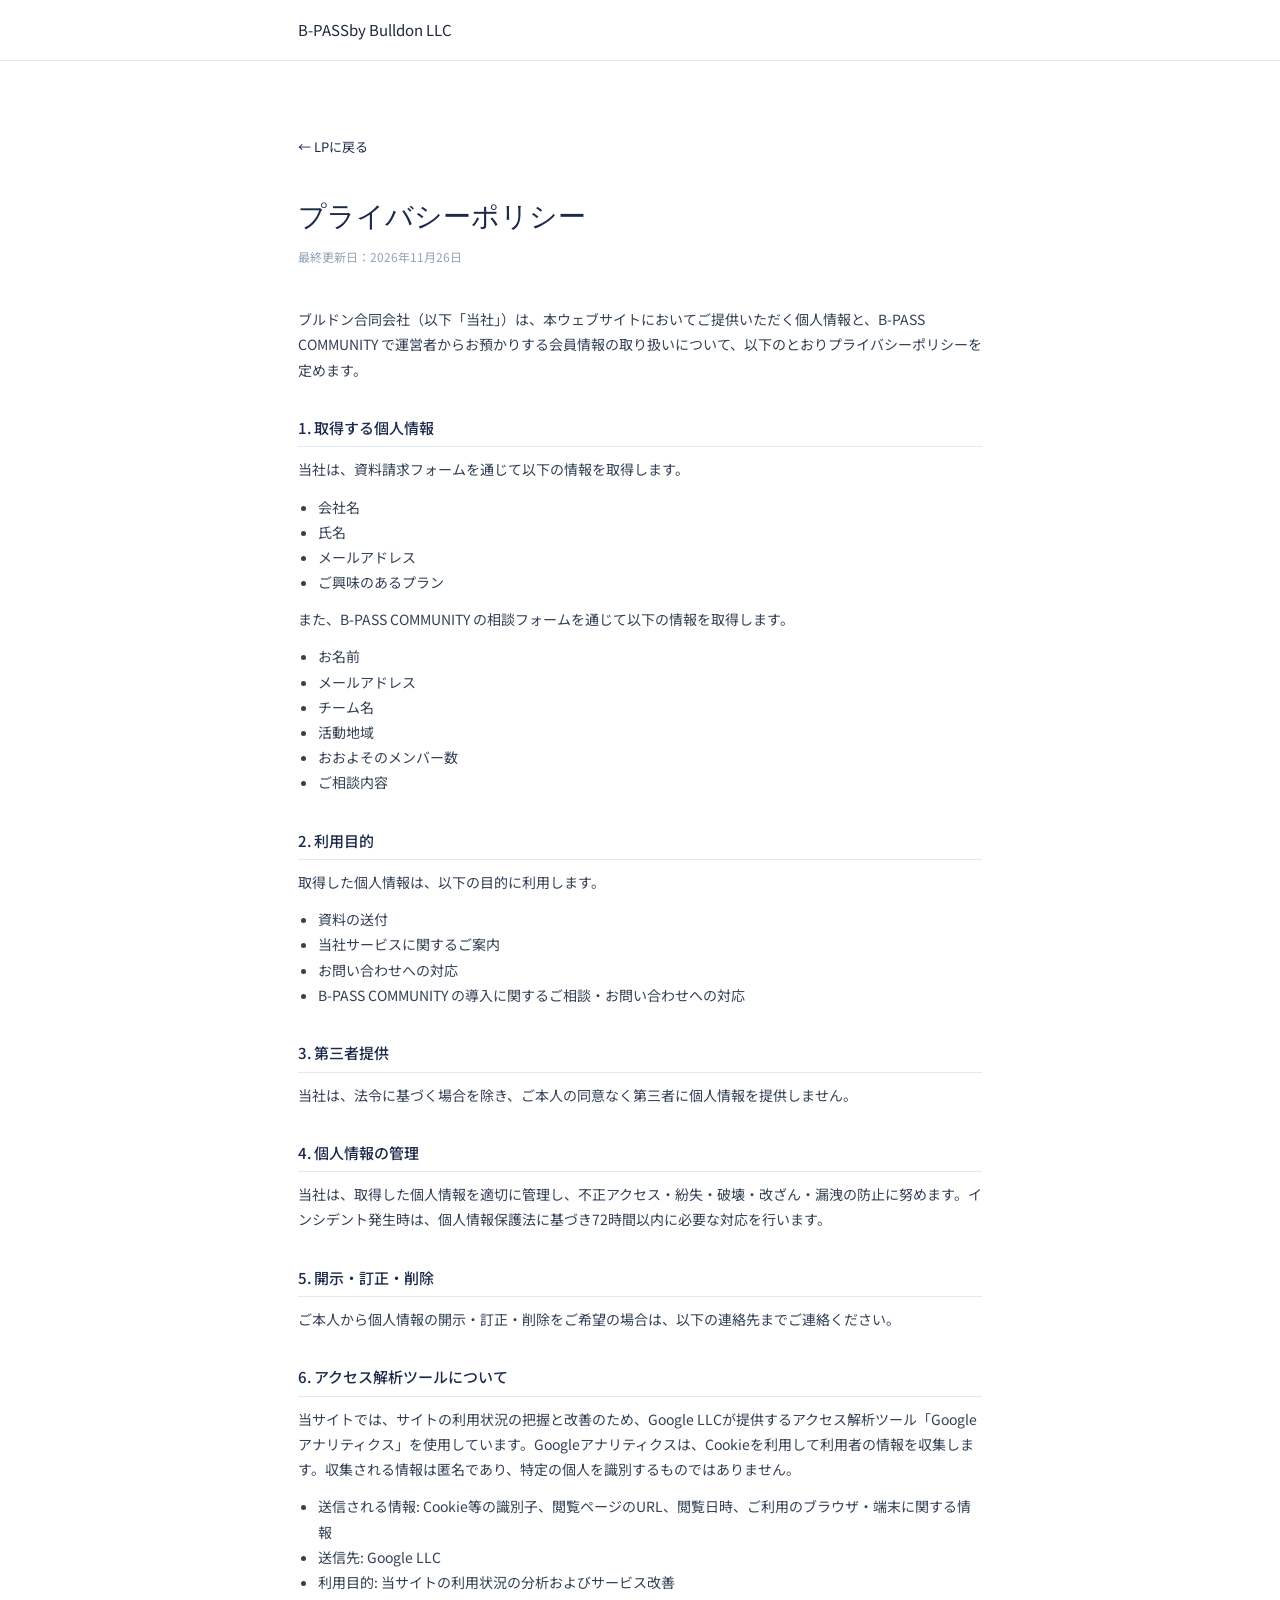
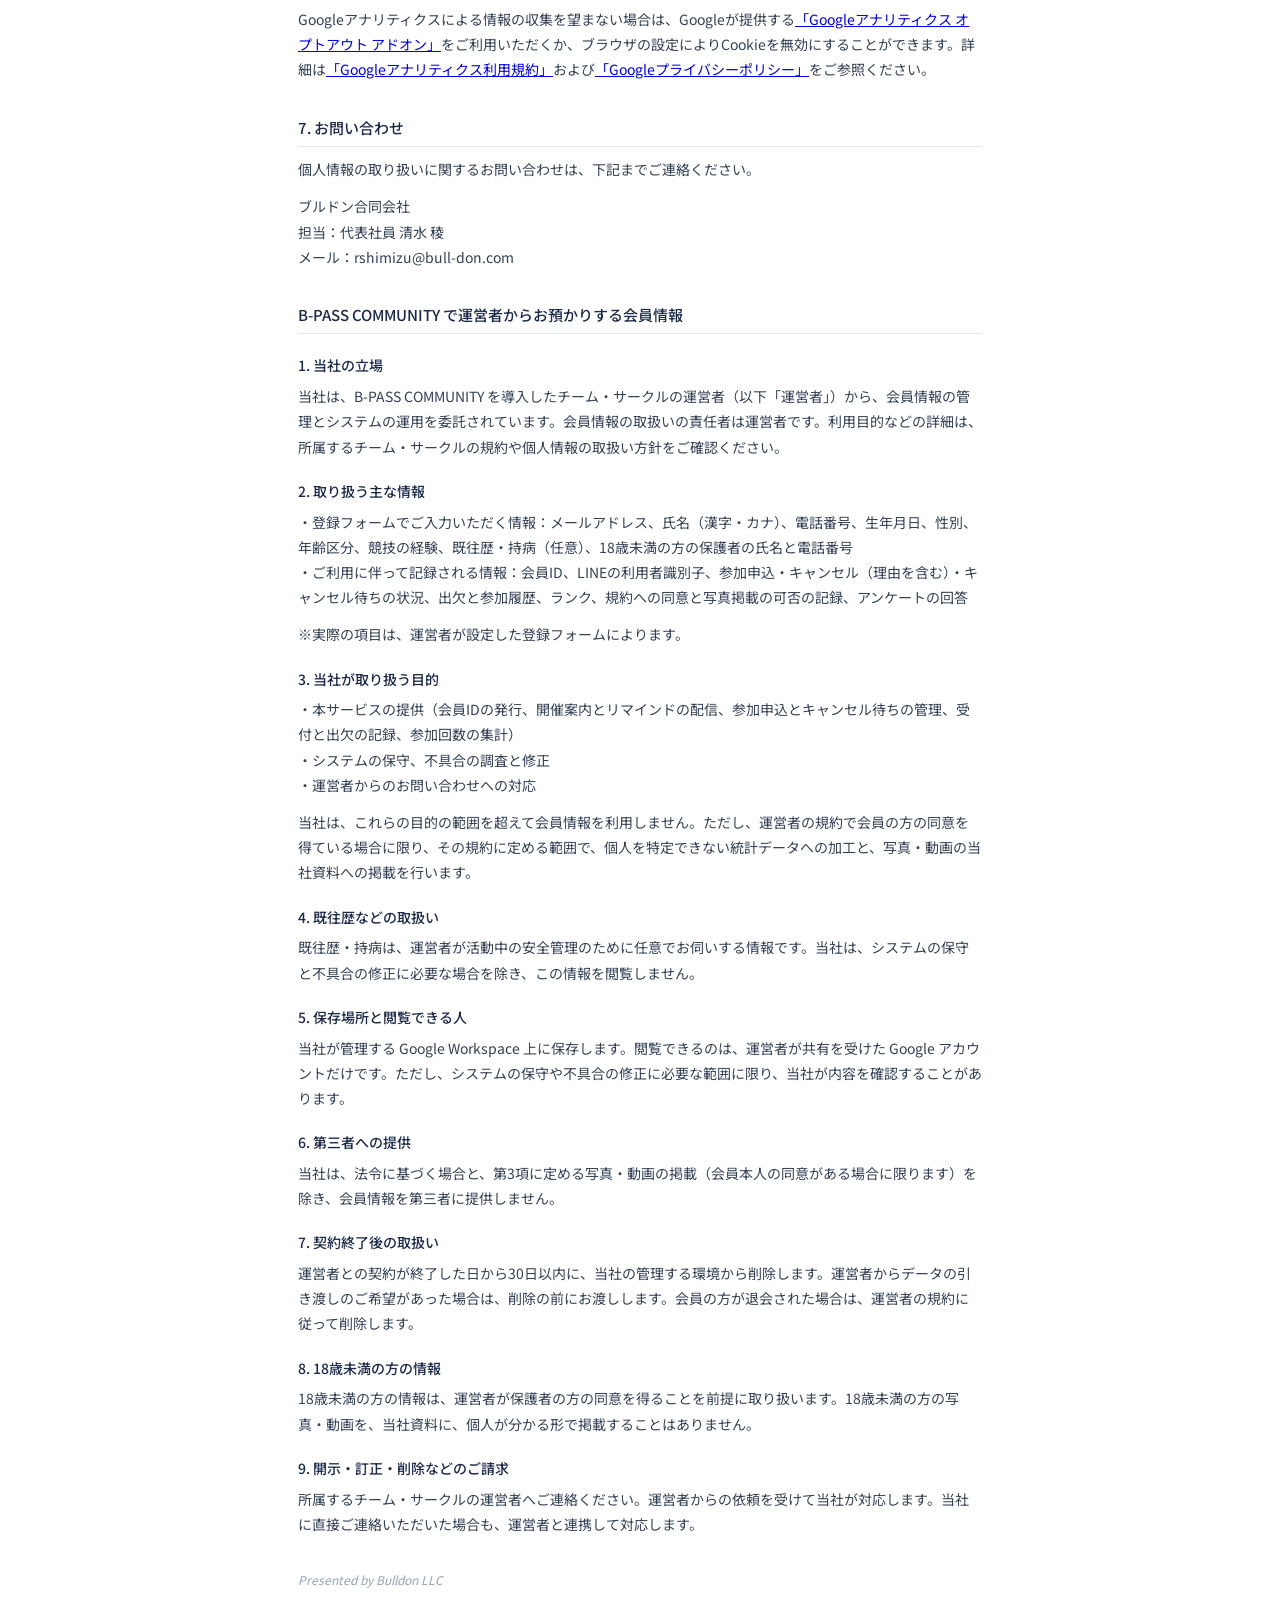
<file: privacy.html>
<!DOCTYPE html>
<html lang="ja">
<head>
  <meta charset="UTF-8">
  <meta name="viewport" content="width=device-width, initial-scale=1.0">
  <title>プライバシーポリシー | B-PASS</title>
  <link rel="preconnect" href="https://fonts.googleapis.com">
  <link rel="preconnect" href="https://fonts.gstatic.com" crossorigin>
  <link href="https://fonts.googleapis.com/css2?family=Oswald:wght@400;500;600&family=Noto+Sans+JP:wght@400;500&display=swap" rel="stylesheet">
  <link rel="stylesheet" href="assets/css/style.css">
  <style>
    .privacy-page { padding: 72px 0 80px; }
    .privacy-page h1 {
      font-family: var(--font-display);
      font-size: 28px; font-weight: 500;
      color: var(--navy); margin-bottom: 8px;
    }
    .privacy-page .updated { font-size: 12px; color: var(--slate-400); margin-bottom: 40px; }
    .privacy-page h2 {
      font-size: 15px; font-weight: 500;
      color: var(--navy); margin: 32px 0 10px;
      padding-bottom: 6px;
      border-bottom: 0.5px solid var(--slate-200);
    }
    .privacy-page p { font-size: 14px; color: var(--slate-700); line-height: 1.8; margin-bottom: 12px; }
    .privacy-page ul { padding-left: 20px; margin-bottom: 12px; }
    .privacy-page ul li { font-size: 14px; color: var(--slate-700); line-height: 1.8; }
    .privacy-page h3 { font-size: 14px; font-weight: 500; color: var(--navy); margin: 20px 0 6px; }
    .privacy-page ul.plain { list-style: none; padding-left: 0; }
    .privacy-page #community-members { scroll-margin-top: 62px; }
    .back-link { display: inline-block; font-size: 13px; color: var(--navy); text-decoration: none; margin-bottom: 32px; }
    .back-link:hover { text-decoration: underline; }
  </style>
</head>
<body>

  <header class="header">
    <div class="header-inner">
      <div class="logo">
        <span class="logo-product">B-PASS</span>
        <span class="logo-by">by Bulldon LLC</span>
      </div>
    </div>
  </header>

  <section class="privacy-page">
    <div class="container">
      <a href="index.html" class="back-link">← LPに戻る</a>
      <h1>プライバシーポリシー</h1>
      <p class="updated">最終更新日：2026年11月26日</p>

      <p>ブルドン合同会社（以下「当社」）は、本ウェブサイトにおいてご提供いただく個人情報と、B-PASS COMMUNITY で運営者からお預かりする会員情報の取り扱いについて、以下のとおりプライバシーポリシーを定めます。</p>

      <h2>1. 取得する個人情報</h2>
      <p>当社は、資料請求フォームを通じて以下の情報を取得します。</p>
      <ul>
        <li>会社名</li>
        <li>氏名</li>
        <li>メールアドレス</li>
        <li>ご興味のあるプラン</li>
      </ul>
      <p>また、B-PASS COMMUNITY の相談フォームを通じて以下の情報を取得します。</p>
      <ul>
        <li>お名前</li>
        <li>メールアドレス</li>
        <li>チーム名</li>
        <li>活動地域</li>
        <li>おおよそのメンバー数</li>
        <li>ご相談内容</li>
      </ul>

      <h2>2. 利用目的</h2>
      <p>取得した個人情報は、以下の目的に利用します。</p>
      <ul>
        <li>資料の送付</li>
        <li>当社サービスに関するご案内</li>
        <li>お問い合わせへの対応</li>
        <li>B-PASS COMMUNITY の導入に関するご相談・お問い合わせへの対応</li>
      </ul>

      <h2>3. 第三者提供</h2>
      <p>当社は、法令に基づく場合を除き、ご本人の同意なく第三者に個人情報を提供しません。</p>

      <h2>4. 個人情報の管理</h2>
      <p>当社は、取得した個人情報を適切に管理し、不正アクセス・紛失・破壊・改ざん・漏洩の防止に努めます。インシデント発生時は、個人情報保護法に基づき72時間以内に必要な対応を行います。</p>

      <h2>5. 開示・訂正・削除</h2>
      <p>ご本人から個人情報の開示・訂正・削除をご希望の場合は、以下の連絡先までご連絡ください。</p>

      <h2>6. アクセス解析ツールについて</h2>
      <p>当サイトでは、サイトの利用状況の把握と改善のため、Google LLCが提供するアクセス解析ツール「Googleアナリティクス」を使用しています。Googleアナリティクスは、Cookieを利用して利用者の情報を収集します。収集される情報は匿名であり、特定の個人を識別するものではありません。</p>
      <ul>
        <li>送信される情報: Cookie等の識別子、閲覧ページのURL、閲覧日時、ご利用のブラウザ・端末に関する情報</li>
        <li>送信先: Google LLC</li>
        <li>利用目的: 当サイトの利用状況の分析およびサービス改善</li>
      </ul>
      <p>Googleアナリティクスによる情報の収集を望まない場合は、Googleが提供する<a href="https://tools.google.com/dlpage/gaoptout?hl=ja" target="_blank" rel="noopener noreferrer">「Googleアナリティクス オプトアウト アドオン」</a>をご利用いただくか、ブラウザの設定によりCookieを無効にすることができます。詳細は<a href="https://marketingplatform.google.com/about/analytics/terms/jp/" target="_blank" rel="noopener noreferrer">「Googleアナリティクス利用規約」</a>および<a href="https://policies.google.com/privacy?hl=ja" target="_blank" rel="noopener noreferrer">「Googleプライバシーポリシー」</a>をご参照ください。</p>

      <h2>7. お問い合わせ</h2>
      <p>個人情報の取り扱いに関するお問い合わせは、下記までご連絡ください。</p>
      <p>
        ブルドン合同会社<br>
        担当：代表社員 清水 稜<br>
        メール：rshimizu@bull-don.com
      </p>

      <h2 id="community-members">B-PASS COMMUNITY で運営者からお預かりする会員情報</h2>

      <h3>1. 当社の立場</h3>
      <p>当社は、B-PASS COMMUNITY を導入したチーム・サークルの運営者（以下「運営者」）から、会員情報の管理とシステムの運用を委託されています。会員情報の取扱いの責任者は運営者です。利用目的などの詳細は、所属するチーム・サークルの規約や個人情報の取扱い方針をご確認ください。</p>

      <h3>2. 取り扱う主な情報</h3>
      <ul class="plain">
        <li>・登録フォームでご入力いただく情報：メールアドレス、氏名（漢字・カナ）、電話番号、生年月日、性別、年齢区分、競技の経験、既往歴・持病（任意）、18歳未満の方の保護者の氏名と電話番号</li>
        <li>・ご利用に伴って記録される情報：会員ID、LINEの利用者識別子、参加申込・キャンセル（理由を含む）・キャンセル待ちの状況、出欠と参加履歴、ランク、規約への同意と写真掲載の可否の記録、アンケートの回答</li>
      </ul>
      <p>※実際の項目は、運営者が設定した登録フォームによります。</p>

      <h3>3. 当社が取り扱う目的</h3>
      <ul class="plain">
        <li>・本サービスの提供（会員IDの発行、開催案内とリマインドの配信、参加申込とキャンセル待ちの管理、受付と出欠の記録、参加回数の集計）</li>
        <li>・システムの保守、不具合の調査と修正</li>
        <li>・運営者からのお問い合わせへの対応</li>
      </ul>
      <p>当社は、これらの目的の範囲を超えて会員情報を利用しません。ただし、運営者の規約で会員の方の同意を得ている場合に限り、その規約に定める範囲で、個人を特定できない統計データへの加工と、写真・動画の当社資料への掲載を行います。</p>

      <h3>4. 既往歴などの取扱い</h3>
      <p>既往歴・持病は、運営者が活動中の安全管理のために任意でお伺いする情報です。当社は、システムの保守と不具合の修正に必要な場合を除き、この情報を閲覧しません。</p>

      <h3>5. 保存場所と閲覧できる人</h3>
      <p>当社が管理する Google Workspace 上に保存します。閲覧できるのは、運営者が共有を受けた Google アカウントだけです。ただし、システムの保守や不具合の修正に必要な範囲に限り、当社が内容を確認することがあります。</p>

      <h3>6. 第三者への提供</h3>
      <p>当社は、法令に基づく場合と、第3項に定める写真・動画の掲載（会員本人の同意がある場合に限ります）を除き、会員情報を第三者に提供しません。</p>

      <h3>7. 契約終了後の取扱い</h3>
      <p>運営者との契約が終了した日から30日以内に、当社の管理する環境から削除します。運営者からデータの引き渡しのご希望があった場合は、削除の前にお渡しします。会員の方が退会された場合は、運営者の規約に従って削除します。</p>

      <h3>8. 18歳未満の方の情報</h3>
      <p>18歳未満の方の情報は、運営者が保護者の方の同意を得ることを前提に取り扱います。18歳未満の方の写真・動画を、当社資料に、個人が分かる形で掲載することはありません。</p>

      <h3>9. 開示・訂正・削除などのご請求</h3>
      <p>所属するチーム・サークルの運営者へご連絡ください。運営者からの依頼を受けて当社が対応します。当社に直接ご連絡いただいた場合も、運営者と連携して対応します。</p>

      <p style="margin-top: 32px; font-size: 12px; color: var(--slate-400); font-style: italic;">Presented by Bulldon LLC</p>
    </div>
  </section>

</body>
</html>
</file>
<file: assets/css/style.css>
/* ─── RESET & BASE ─── */
*, *::before, *::after { box-sizing: border-box; margin: 0; padding: 0; }

:root {
  --navy:       #1B2A4A;
  --mid-navy:   #263A5E;
  --deep-navy:  #0F1B33;
  --gold:       #C5A55A;
  --light-gold: #E8D5A3;
  --dark-gold:  #9E843F;
  --white:      #FFFFFF;
  --off-white:  #F8FAFC;
  --slate-100:  #F1F5F9;
  --slate-200:  #E2E8F0;
  --slate-400:  #94A3B8;
  --slate-600:  #475569;
  --slate-700:  #334155;
  --slate-800:  #1E293B;
  --font-display: 'Oswald', sans-serif;
  --font-body:    'Noto Sans JP', sans-serif;
  --radius-sm:  6px;
  --radius-md:  12px;
  --radius-lg:  20px;
  --max-w:      740px;
}

html { scroll-behavior: smooth; }

body {
  font-family: var(--font-body);
  font-size: 15px;
  line-height: 1.7;
  color: var(--slate-800);
  background: var(--white);
  -webkit-font-smoothing: antialiased;
}

/* ─── UTILITY ─── */
.container { max-width: var(--max-w); margin: 0 auto; padding: 0 28px; }

.eyebrow {
  font-family: var(--font-display);
  font-size: 11px;
  font-weight: 400;
  letter-spacing: 0.18em;
  color: var(--gold);
  margin-bottom: 12px;
  text-transform: uppercase;
}

.sec-title {
  font-family: var(--font-display);
  font-size: clamp(28px, 5vw, 38px);
  font-weight: 500;
  color: var(--navy);
  line-height: 1.25;
  margin-bottom: 28px;
}

.placeholder-area {
  background: var(--slate-100);
  border: 1.5px dashed var(--slate-200);
  border-radius: var(--radius-lg);
  display: flex;
  flex-direction: column;
  align-items: center;
  justify-content: center;
  gap: 6px;
}
.placeholder-text { font-size: 13px; color: var(--slate-400); font-weight: 500; }
.placeholder-sub  { font-size: 11px; color: var(--slate-400); }

/* ─── HEADER ─── */
.header {
  position: sticky; top: 0; z-index: 100;
  background: rgba(255,255,255,0.94);
  backdrop-filter: blur(12px);
  border-bottom: 0.5px solid var(--slate-200);
}
.header-inner {
  max-width: var(--max-w); margin: 0 auto; padding: 0 28px;
  height: 60px; display: flex; align-items: center; justify-content: space-between;
}
.logo { display: flex; align-items: center; }
.logo-img { height: 28px; width: auto; max-width: 160px; object-fit: contain; display: block; }
.footer-logo-img { height: 22px; width: auto; max-width: 120px; object-fit: contain; display: block; margin-bottom: 6px; }
.header-cta {
  font-size: 12px; font-weight: 500;
  background: var(--navy); color: var(--white);
  padding: 8px 20px; border-radius: var(--radius-sm);
  text-decoration: none; transition: background 0.2s;
}
.header-cta:hover { background: var(--mid-navy); }

/* ─── HERO ─── */
.hero {
  padding: 0;
  background: var(--navy);
  position: relative;
  overflow: hidden;
}
.hero::before {
  content: '';
  position: absolute; inset: 0;
  background:
    radial-gradient(ellipse 60% 50% at 80% 50%, rgba(197,165,90,0.08) 0%, transparent 70%),
    radial-gradient(ellipse 40% 60% at 10% 80%, rgba(197,165,90,0.05) 0%, transparent 60%);
  pointer-events: none;
}
.hero-inner {
  max-width: var(--max-w); margin: 0 auto; padding: 0 28px;
  display: grid; grid-template-columns: 1.1fr 0.9fr;
  gap: 48px; align-items: center;
  min-height: 540px;
  position: relative; z-index: 1;
}
.hero-badge {
  display: inline-flex; align-items: center; gap: 6px;
  background: rgba(197,165,90,0.12);
  border: 0.5px solid rgba(197,165,90,0.35);
  color: var(--light-gold);
  font-size: 11px; font-weight: 500;
  padding: 5px 14px; border-radius: 20px;
  margin-bottom: 24px; letter-spacing: 0.06em;
}
.hero-h1 {
  font-family: var(--font-display);
  font-size: clamp(34px, 6vw, 50px);
  font-weight: 600; color: var(--white);
  line-height: 1.15; margin-bottom: 20px;
  letter-spacing: 0.02em;
}
.hero-h1 span { color: var(--gold); }
.hero-sub {
  font-size: 14px; color: rgba(255,255,255,0.6);
  line-height: 1.85; margin-bottom: 36px;
}
.hero-cta-wrap { display: flex; flex-direction: column; gap: 10px; align-items: flex-start; }
.btn-hero {
  display: inline-block;
  background: var(--gold); color: var(--navy);
  font-family: var(--font-body);
  font-size: 15px; font-weight: 500;
  padding: 16px 32px; border-radius: var(--radius-md);
  text-decoration: none;
  transition: background 0.2s, transform 0.15s;
  letter-spacing: 0.02em;
}
.btn-hero:hover { background: var(--light-gold); transform: translateY(-2px); }
.hero-note { font-size: 11px; color: rgba(255,255,255,0.35); }

.hero-visual { display: flex; align-items: center; justify-content: center; padding: 48px 0; }
.phone-mock {
  width: 200px;
  background: rgba(255,255,255,0.05);
  border: 0.5px solid rgba(255,255,255,0.12);
  border-radius: 28px;
  overflow: hidden;
  box-shadow: 0 24px 64px rgba(0,0,0,0.3);
}
.phone-mock-notch {
  height: 28px; background: rgba(0,0,0,0.2);
  display: flex; align-items: center; justify-content: center;
}
.phone-notch-bar {
  width: 60px; height: 6px;
  background: rgba(255,255,255,0.15); border-radius: 3px;
}
.phone-mock-body { height: auto; }
.hero-screen-img {
  width: 100%;
  max-width: 280px;
  height: auto;
  display: block;
  border-radius: var(--radius-lg);
  box-shadow: 0 24px 64px rgba(0,0,0,0.3);
}

/* ─── STRIP ─── */
.strip {
  background: var(--gold);
  padding: 14px 0;
  overflow: hidden;
}
.strip-inner {
  display: flex; gap: 40px;
  white-space: nowrap;
  animation: marquee 20s linear infinite;
}
.strip-item {
  font-family: var(--font-display);
  font-size: 13px; font-weight: 500;
  color: var(--navy); letter-spacing: 0.1em;
  flex-shrink: 0;
}
.strip-dot { color: rgba(27,42,74,0.4); margin: 0 8px; }
@keyframes marquee {
  from { transform: translateX(0); }
  to   { transform: translateX(-50%); }
}

/* ─── ISSUE ─── */
.issue { padding: 88px 0; background: var(--off-white); position: relative; }
.issue::before {
  content: '';
  position: absolute; top: 0; left: 0; right: 0; height: 4px;
  background: linear-gradient(90deg, transparent, var(--gold), transparent);
}
.quote-list { display: flex; flex-direction: column; gap: 14px; }
.quote-item {
  display: grid;
  grid-template-columns: auto 1fr;
  gap: 0;
  background: var(--white);
  border-radius: var(--radius-md);
  overflow: hidden;
  border: 0.5px solid var(--slate-200);
  transition: transform 0.2s;
}
.quote-item:hover { transform: translateX(4px); }
.quote-accent {
  width: 4px; background: var(--gold); flex-shrink: 0;
}
.quote-content { padding: 18px 22px; }
.quote-content p { font-size: 14px; color: var(--slate-700); line-height: 1.7; }

/* ─── SOLUTION ─── */
.solution { padding: 88px 0; background: var(--white); }
.solution-card {
  background: var(--navy);
  border-radius: var(--radius-lg);
  padding: 52px 40px;
  text-align: center;
  position: relative; overflow: hidden;
}
.solution-card::before {
  content: '';
  position: absolute;
  top: -60px; right: -60px;
  width: 240px; height: 240px;
  border-radius: 50%;
  background: rgba(197,165,90,0.06);
  pointer-events: none;
}
.solution-card::after {
  content: '';
  position: absolute;
  bottom: -80px; left: -40px;
  width: 200px; height: 200px;
  border-radius: 50%;
  background: rgba(197,165,90,0.04);
  pointer-events: none;
}
.solution-label {
  font-family: var(--font-display);
  font-size: 11px; font-weight: 400;
  letter-spacing: 0.2em; color: var(--gold);
  margin-bottom: 16px; position: relative; z-index: 1;
}
.solution-headline {
  font-family: var(--font-display);
  font-size: clamp(26px, 4.5vw, 34px);
  font-weight: 500; color: var(--white);
  line-height: 1.3; margin-bottom: 24px;
  position: relative; z-index: 1;
}
.solution-divider {
  width: 40px; height: 1px;
  background: rgba(197,165,90,0.4);
  margin: 0 auto 24px;
}
.solution-tags { margin-bottom: 24px; position: relative; z-index: 1; }
.tag {
  display: inline-block;
  background: rgba(197,165,90,0.12);
  border: 0.5px solid rgba(197,165,90,0.3);
  color: var(--light-gold);
  font-size: 11px; padding: 5px 14px;
  border-radius: 20px; margin: 4px;
  letter-spacing: 0.05em;
}
.solution-body {
  font-size: 14px; color: rgba(255,255,255,0.55);
  line-height: 1.9; position: relative; z-index: 1;
}

/* ─── FEATURES ─── */
.features { padding: 88px 0; background: var(--off-white); }
.feat-lead {
  font-size: 14px; color: var(--slate-600);
  line-height: 1.85; margin-bottom: 36px;
  padding-left: 16px;
  border-left: 2px solid var(--gold);
}
.feat-grid {
  display: grid;
  grid-template-columns: repeat(2, 1fr);
  gap: 14px; margin-bottom: 28px;
}
.feat-card {
  background: var(--white);
  border: 0.5px solid var(--slate-200);
  border-radius: var(--radius-lg);
  padding: 24px 20px;
  transition: box-shadow 0.2s, transform 0.2s;
  position: relative; overflow: hidden;
}
.feat-card::after {
  content: '';
  position: absolute; bottom: 0; left: 0; right: 0; height: 2px;
  background: var(--gold); opacity: 0;
  transition: opacity 0.2s;
}
.feat-card:hover { box-shadow: 0 8px 24px rgba(27,42,74,0.08); transform: translateY(-2px); }
.feat-card:hover::after { opacity: 1; }
.feat-icon {
  width: 40px; height: 40px;
  background: rgba(197,165,90,0.1);
  border-radius: var(--radius-sm);
  display: flex; align-items: center; justify-content: center;
  margin-bottom: 14px;
}
.feat-name { font-size: 13px; font-weight: 500; color: var(--navy); margin-bottom: 6px; }
.feat-desc { font-size: 12px; color: var(--slate-600); line-height: 1.65; }
.feat-screen { height: auto; margin-top: 4px; }
.feat-screen img { max-height: 240px; width: auto; max-width: 100%; display: block; margin: 0 auto; }

/* ─── CTA MID ─── */
.cta-mid {
  background: var(--navy);
  padding: 36px 28px;
}
.cta-mid-inner {
  max-width: var(--max-w); margin: 0 auto;
  display: flex; align-items: center;
  justify-content: space-between; gap: 24px; flex-wrap: wrap;
}
.cta-mid-text { font-size: 15px; color: rgba(255,255,255,0.8); line-height: 1.6; }
.btn-primary {
  display: inline-block;
  background: var(--gold); color: var(--navy);
  font-family: var(--font-body);
  font-size: 14px; font-weight: 500;
  padding: 14px 28px; border-radius: var(--radius-md);
  text-decoration: none; white-space: nowrap;
  transition: background 0.2s, transform 0.15s;
  border: none; cursor: pointer;
}
.btn-primary:hover { background: var(--light-gold); transform: translateY(-1px); }

/* ─── PROOF ─── */
.proof { padding: 88px 0; background: var(--white); }
.proof-body { font-size: 14px; color: var(--slate-600); line-height: 1.85; margin-bottom: 28px; }
.proof-img { height: 240px; margin-bottom: 32px; border-radius: var(--radius-lg); }
.stats-grid {
  display: grid; grid-template-columns: repeat(3, 1fr);
  gap: 2px; margin-bottom: 28px;
  border-radius: var(--radius-md); overflow: hidden;
  border: 0.5px solid var(--slate-200);
}
.stat-card {
  background: var(--navy);
  padding: 28px 16px; text-align: center;
}
.stat-num {
  font-family: var(--font-display);
  font-size: 40px; font-weight: 600;
  color: var(--gold); line-height: 1;
  margin-bottom: 8px;
}
.stat-unit { font-size: 18px; font-weight: 400; }
.stat-label { font-size: 11px; color: rgba(255,255,255,0.5); line-height: 1.5; }
.proof-note {
  font-size: 13px; color: var(--slate-400);
  line-height: 1.7; text-align: center; font-style: italic;
  padding: 16px; background: var(--off-white);
  border-radius: var(--radius-md);
}

/* ─── PLAN ─── */
.plan { padding: 88px 0; background: var(--off-white); }
.plan-grid { display: grid; grid-template-columns: 1fr 1fr; gap: 14px; margin-bottom: 16px; }
.plan-card {
  background: var(--white);
  border: 0.5px solid var(--slate-200);
  border-radius: var(--radius-lg);
  padding: 28px 24px;
}
.plan-card--rec { border: 1.5px solid var(--gold); }
.plan-rec {
  font-size: 10px; font-weight: 500;
  color: var(--gold); margin-bottom: 8px;
  letter-spacing: 0.08em; text-transform: uppercase;
}
.plan-name {
  font-family: var(--font-display);
  font-size: 22px; font-weight: 500;
  color: var(--navy); margin-bottom: 12px;
  letter-spacing: 0.04em;
}
.plan-desc { font-size: 12px; color: var(--slate-600); line-height: 1.75; }
.plan-note { font-size: 12px; color: var(--slate-400); text-align: center; }

/* ─── FAQ ─── */
.faq { padding: 88px 0; background: var(--white); }
.faq-list { margin-top: 8px; }
.faq-item {
  border-bottom: 0.5px solid var(--slate-200);
  overflow: hidden;
}
.faq-item:last-child { border-bottom: none; }
.faq-q {
  font-size: 14px; font-weight: 500;
  color: var(--navy); padding: 22px 0 8px;
  display: flex; align-items: flex-start; gap: 12px;
}
.faq-q::before {
  content: 'Q';
  font-family: var(--font-display);
  font-size: 16px; font-weight: 600;
  color: var(--gold); flex-shrink: 0;
  margin-top: 1px;
}
.faq-a {
  font-size: 13px; color: var(--slate-600);
  line-height: 1.8; padding: 0 0 22px 26px;
}

/* ─── CTA FINAL ─── */
.cta-final {
  background: var(--navy);
  padding: 88px 0 96px;
  position: relative; overflow: hidden;
}
.cta-final::before {
  content: '';
  position: absolute; top: -100px; right: -100px;
  width: 400px; height: 400px; border-radius: 50%;
  background: rgba(197,165,90,0.05); pointer-events: none;
}
.cta-final-eyebrow { color: var(--gold); }
.cta-final-h2 {
  font-family: var(--font-display);
  font-size: clamp(30px, 5vw, 40px);
  font-weight: 500; color: var(--white);
  line-height: 1.25; margin-bottom: 10px;
}
.cta-final-sub { font-size: 13px; color: rgba(255,255,255,0.45); margin-bottom: 28px; }
.monitor-badge {
  display: inline-block;
  background: rgba(197,165,90,0.1);
  border: 0.5px solid rgba(197,165,90,0.35);
  color: var(--light-gold);
  font-size: 12px; padding: 10px 20px;
  border-radius: var(--radius-md);
  margin-bottom: 36px; line-height: 1.6;
  letter-spacing: 0.03em;
}

/* Form */
.form { max-width: 500px; }
.form-group { margin-bottom: 18px; }
.form-label { display: block; font-size: 12px; color: rgba(255,255,255,0.45); margin-bottom: 7px; letter-spacing: 0.04em; }
.required { color: var(--gold); }
.form-input, .form-select {
  width: 100%;
  background: rgba(255,255,255,0.06);
  border: 0.5px solid rgba(255,255,255,0.14);
  border-radius: var(--radius-md);
  padding: 13px 18px;
  font-family: var(--font-body);
  font-size: 14px; color: var(--white);
  outline: none; transition: border-color 0.2s;
  appearance: none;
}
.form-input::placeholder { color: rgba(255,255,255,0.2); }
.form-select { color: rgba(255,255,255,0.45); cursor: pointer; }
.form-select option { background: var(--navy); color: var(--white); }
.form-input:focus, .form-select:focus { border-color: rgba(197,165,90,0.6); }

.btn-submit {
  width: 100%;
  background: var(--gold); color: var(--navy);
  font-family: var(--font-body);
  font-size: 15px; font-weight: 500;
  padding: 17px 24px; border-radius: var(--radius-md);
  border: none; cursor: pointer;
  margin-top: 8px; margin-bottom: 18px;
  transition: background 0.2s, transform 0.15s;
  letter-spacing: 0.03em;
}
.btn-submit:hover { background: var(--light-gold); transform: translateY(-2px); }
.btn-submit:active { transform: translateY(0); }
.btn-submit:disabled { opacity: 0.6; cursor: not-allowed; }

.form-privacy { font-size: 11px; color: rgba(255,255,255,0.3); line-height: 1.75; }
.privacy-link { color: rgba(197,165,90,0.6); text-decoration: underline; }

/* Form checkbox group (Phase D-4-β) */
.form-checkbox-group {
  display: flex;
  flex-direction: column;
  gap: 10px;
  margin-top: 8px;
}
.form-checkbox-label {
  display: flex;
  align-items: center;
  gap: 12px;
  padding: 11px 14px;
  background: rgba(255,255,255,0.06);
  border: 0.5px solid rgba(255,255,255,0.14);
  border-radius: var(--radius-sm);
  font-size: 13px;
  color: var(--white);
  cursor: pointer;
  transition: border-color 0.2s, background 0.2s;
}
.form-checkbox-label:hover {
  border-color: rgba(197,165,90,0.6);
}
.form-checkbox {
  appearance: none;
  -webkit-appearance: none;
  width: 16px;
  height: 16px;
  border: 1px solid rgba(255,255,255,0.3);
  border-radius: 3px;
  background: transparent;
  cursor: pointer;
  flex-shrink: 0;
  position: relative;
  transition: background 0.15s, border-color 0.15s;
}
.form-checkbox:checked {
  background: var(--gold);
  border-color: var(--gold);
}
.form-checkbox:checked::after {
  content: '';
  position: absolute;
  left: 4px;
  top: 1px;
  width: 5px;
  height: 9px;
  border: solid var(--navy);
  border-width: 0 2px 2px 0;
  transform: rotate(45deg);
}

.form-success { max-width: 500px; text-align: center; padding: 48px 0; }
.success-title {
  font-family: var(--font-display);
  font-size: 28px; font-weight: 500;
  color: var(--white); margin-bottom: 14px;
}
.success-body { font-size: 14px; color: rgba(255,255,255,0.5); line-height: 1.85; }

/* ─── FOOTER ─── */
.footer { background: var(--deep-navy); padding: 36px 24px 28px; }
.footer-inner {
  display: flex; align-items: flex-start;
  justify-content: space-between; gap: 24px; flex-wrap: wrap;
  margin-bottom: 28px; max-width: var(--max-w); margin: 0 auto 28px;
}
.footer-company { font-size: 11px; color: rgba(255,255,255,0.3); }
.footer-nav { display: flex; flex-direction: column; gap: 10px; }
.footer-nav a { font-size: 12px; color: rgba(255,255,255,0.35); text-decoration: none; transition: color 0.2s; }
.footer-nav a:hover { color: var(--white); }
.footer-credit {
  text-align: center; font-size: 10px;
  color: rgba(255,255,255,0.2); font-style: italic;
  border-top: 0.5px solid rgba(255,255,255,0.06);
  padding-top: 20px; max-width: var(--max-w); margin: 0 auto;
}

/* ─── RESPONSIVE ─── */
@media (max-width: 640px) {
  /* Hero */
  .hero { padding: 0; }
  .hero-inner {
    grid-template-columns: 1fr;
    min-height: auto;
    padding: 40px 24px 36px;
    gap: 28px;
  }
  .hero-visual { display: none; }
  .hero-h1 { font-size: 32px; }
  .hero-badge { font-size: 11px; }
  .btn-hero { width: 100%; text-align: center; padding: 14px 20px; }

  /* Strip */
  .strip-inner { animation-duration: 12s; }

  /* Sections */
  .issue, .solution, .features, .proof, .plan, .faq { padding: 56px 0; }

  /* Quote */
  .quote-item { border-radius: var(--radius-sm); }

  /* Solution */
  .solution-card { padding: 32px 20px; }
  .solution-headline { font-size: 22px; }

  /* Features */
  .feat-grid { grid-template-columns: 1fr 1fr; gap: 10px; }
  .feat-card { padding: 16px 12px; }
  .feat-name { font-size: 12px; }
  .feat-desc { font-size: 11px; }

  /* CTA mid */
  .cta-mid-inner { flex-direction: column; gap: 14px; }
  .cta-mid-text { font-size: 13px; }
  .btn-primary { width: 100%; text-align: center; }

  /* Proof stats */
  .stats-grid { grid-template-columns: repeat(3, 1fr); gap: 2px; }
  .stat-card { padding: 16px 8px; }
  .stat-num { font-size: 26px; }
  .stat-unit { font-size: 13px; }
  .stat-label { font-size: 10px; }
  .proof-img { height: 180px; }

  /* Proof trial */
  .proof-trial-grid {
    grid-template-columns: 1fr;
  }
  .proof-trial-arrow {
    padding: 10px;
    border-left: none;
    border-right: none;
    border-top: 0.5px solid var(--slate-200);
    border-bottom: 0.5px solid var(--slate-200);
    font-size: 20px;
  }
  .proof-trial-col { padding: 16px; }
  .proof-trial-col ul li { font-size: 12px; word-break: keep-all; }
  .proof-trial-after { border-top: 0.5px solid var(--slate-200); }
  .proof-trial-result { font-size: 12px; padding: 14px 16px; }

  /* Plan */
  .plan-grid { grid-template-columns: 1fr; gap: 12px; }

  /* CTA Final */
  .cta-final { padding: 56px 0 64px; }
  .cta-final-h2 { font-size: 26px; }
  .monitor-badge { font-size: 11px; padding: 8px 14px; }
  .btn-submit { font-size: 14px; padding: 15px 20px; }

  /* Footer */
  .footer-inner { flex-direction: column; gap: 16px; }
}

@media (max-width: 400px) {
  .feat-grid { grid-template-columns: 1fr; }
  .stat-num { font-size: 22px; }
  .stat-unit { font-size: 11px; }
}

/* ─── ANIMATIONS ─── */

/* フェードイン基本 */
@keyframes fadeUp {
  from { opacity: 0; transform: translateY(24px); }
  to   { opacity: 1; transform: translateY(0); }
}
@keyframes fadeIn {
  from { opacity: 0; }
  to   { opacity: 1; }
}
@keyframes pulse-gold {
  0%, 100% { box-shadow: 0 0 0 0 rgba(197,165,90,0.4); }
  50%       { box-shadow: 0 0 0 10px rgba(197,165,90,0); }
}
@keyframes countUp {
  from { opacity: 0; transform: translateY(10px); }
  to   { opacity: 1; transform: translateY(0); }
}

/* Hero テキスト入場 */
.hero-badge   { animation: fadeUp 0.6s ease both; animation-delay: 0.1s; }
.hero-h1      { animation: fadeUp 0.7s ease both; animation-delay: 0.2s; }
.hero-sub     { animation: fadeUp 0.7s ease both; animation-delay: 0.35s; }
.hero-cta-wrap{ animation: fadeUp 0.7s ease both; animation-delay: 0.5s; }
.hero-visual  { animation: fadeIn 1s ease both;   animation-delay: 0.4s; }

/* ボタンパルス */
.btn-hero, .btn-submit {
  animation: pulse-gold 2.5s ease-in-out infinite;
}
.btn-hero:hover, .btn-submit:hover {
  animation: none;
}

/* Ripple エフェクト */
.btn-hero, .btn-primary, .btn-submit, .header-cta {
  position: relative;
  overflow: hidden;
}
.ripple {
  position: absolute;
  border-radius: 50%;
  transform: scale(0);
  animation: ripple-anim 0.55s linear;
  background: rgba(255,255,255,0.25);
  pointer-events: none;
}
@keyframes ripple-anim {
  to { transform: scale(4); opacity: 0; }
}

/* スクロール入場（JS制御） */
.reveal {
  opacity: 1;
  transform: translateY(0);
  transition: opacity 0.6s ease, transform 0.6s ease;
}
.js-ready .reveal {
  opacity: 0;
  transform: translateY(28px);
}
.js-ready .reveal.visible {
  opacity: 1;
  transform: translateY(0);
}
.reveal-delay-1 { transition-delay: 0.1s; }
.reveal-delay-2 { transition-delay: 0.2s; }
.reveal-delay-3 { transition-delay: 0.3s; }
.reveal-delay-4 { transition-delay: 0.4s; }
.reveal-delay-5 { transition-delay: 0.5s; }
.reveal-delay-6 { transition-delay: 0.6s; }

/* カウントアップ数字 */
.stat-num { transition: opacity 0.4s, transform 0.4s; }

/* ─── PROOF TRIAL ─── */
.proof-trial {
  margin: 24px 0;
  border: 0.5px solid var(--slate-200);
  border-radius: var(--radius-lg);
  overflow: hidden;
}
.proof-trial-note {
  font-size: 11px;
  color: var(--slate-400);
  padding: 12px 20px;
  background: var(--off-white);
  border-bottom: 0.5px solid var(--slate-200);
  line-height: 1.6;
}
.proof-trial-grid {
  display: grid;
  grid-template-columns: 1fr auto 1fr;
  gap: 0;
}
.proof-trial-col {
  padding: 20px;
}
.proof-trial-before {
  background: var(--white);
}
.proof-trial-after {
  background: rgba(27,42,74,0.03);
}
.proof-trial-label {
  font-size: 11px;
  font-weight: 500;
  color: var(--slate-400);
  letter-spacing: 0.06em;
  margin-bottom: 12px;
  text-transform: uppercase;
}
.proof-trial-col ul {
  list-style: none;
  display: flex;
  flex-direction: column;
  gap: 10px;
}
.proof-trial-col ul li {
  font-size: 12px;
  color: var(--slate-700);
  line-height: 1.5;
  padding-left: 10px;
  border-left: 2px solid var(--slate-200);
}
.proof-trial-after ul li {
  border-left-color: var(--gold);
  color: var(--navy);
  font-weight: 500;
}
.proof-trial-arrow {
  display: flex;
  align-items: center;
  justify-content: center;
  padding: 0 12px;
  font-size: 18px;
  color: var(--gold);
  background: var(--white);
  border-left: 0.5px solid var(--slate-200);
  border-right: 0.5px solid var(--slate-200);
}
.proof-trial-result {
  font-size: 13px;
  font-weight: 500;
  color: var(--navy);
  text-align: center;
  padding: 14px 20px;
  background: var(--navy);
  color: var(--white);
  line-height: 1.6;
}
.proof-trial-arrow-inline {
  color: var(--gold);
  font-weight: 600;
  margin: 0 6px;
}

@media (max-width: 640px) {
  .proof-trial-grid {
    grid-template-columns: 1fr;
  }
  .proof-trial-arrow {
    padding: 8px;
    border: none;
    border-top: 0.5px solid var(--slate-200);
    border-bottom: 0.5px solid var(--slate-200);
    transform: rotate(90deg);
  }
}

/* ─── PROOF TRIAL TABLE (new) ─── */
.proof-trial-table { width: 100%; border-collapse: collapse; }
.proof-trial-row {
  display: grid;
  grid-template-columns: 1fr 1fr;
  border-bottom: 0.5px solid var(--slate-200);
}
.proof-trial-row:last-child { border-bottom: none; }
.proof-trial-header .proof-trial-cell {
  font-size: 11px;
  font-weight: 500;
  color: var(--slate-400);
  letter-spacing: 0.06em;
  text-transform: uppercase;
  padding: 12px 16px;
  background: var(--off-white);
}
.proof-trial-cell {
  font-size: 12px;
  color: var(--slate-700);
  padding: 12px 16px;
  line-height: 1.5;
  border-right: 0.5px solid var(--slate-200);
}
.proof-trial-cell:last-child { border-right: none; }
.proof-trial-after-cell {
  color: var(--navy);
  font-weight: 500;
  background: rgba(197,165,90,0.04);
}
.proof-trial-after-cell::before {
  content: '→ ';
  color: var(--gold);
  font-weight: 600;
}
</file>
